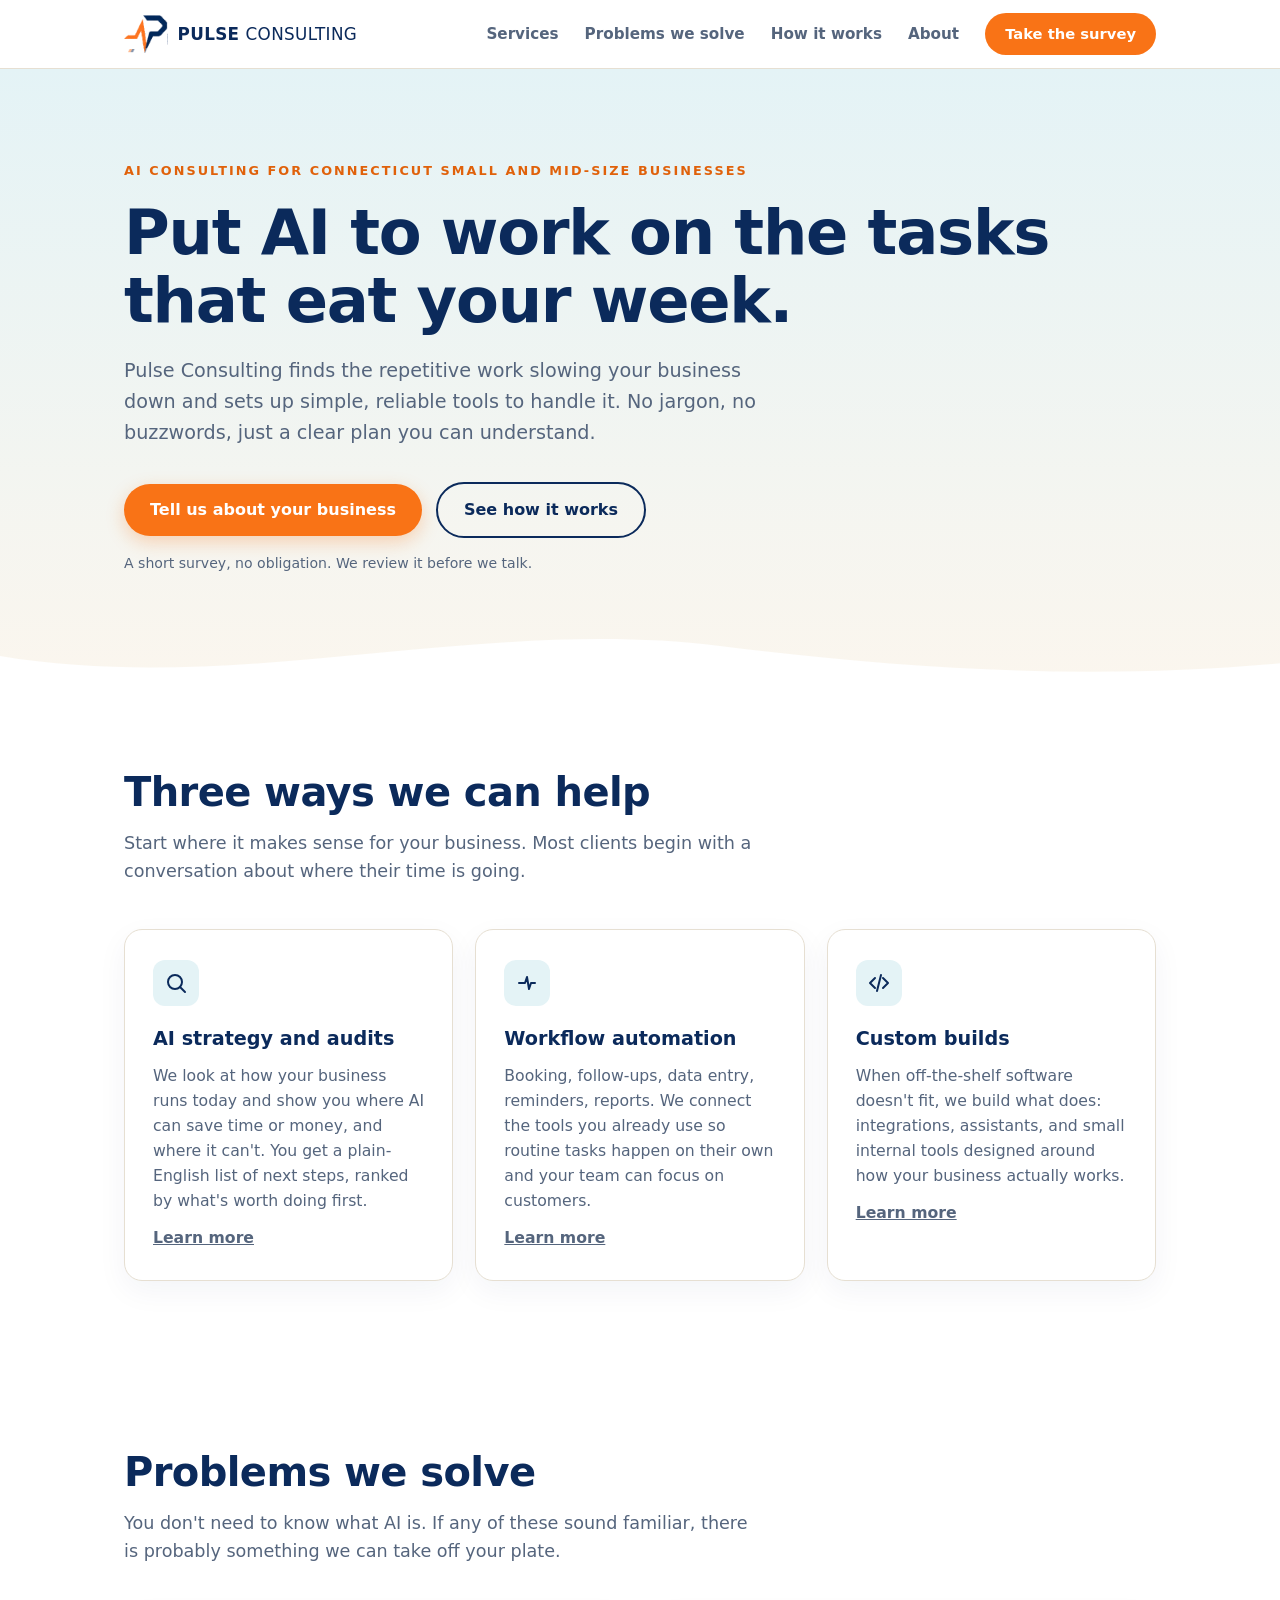
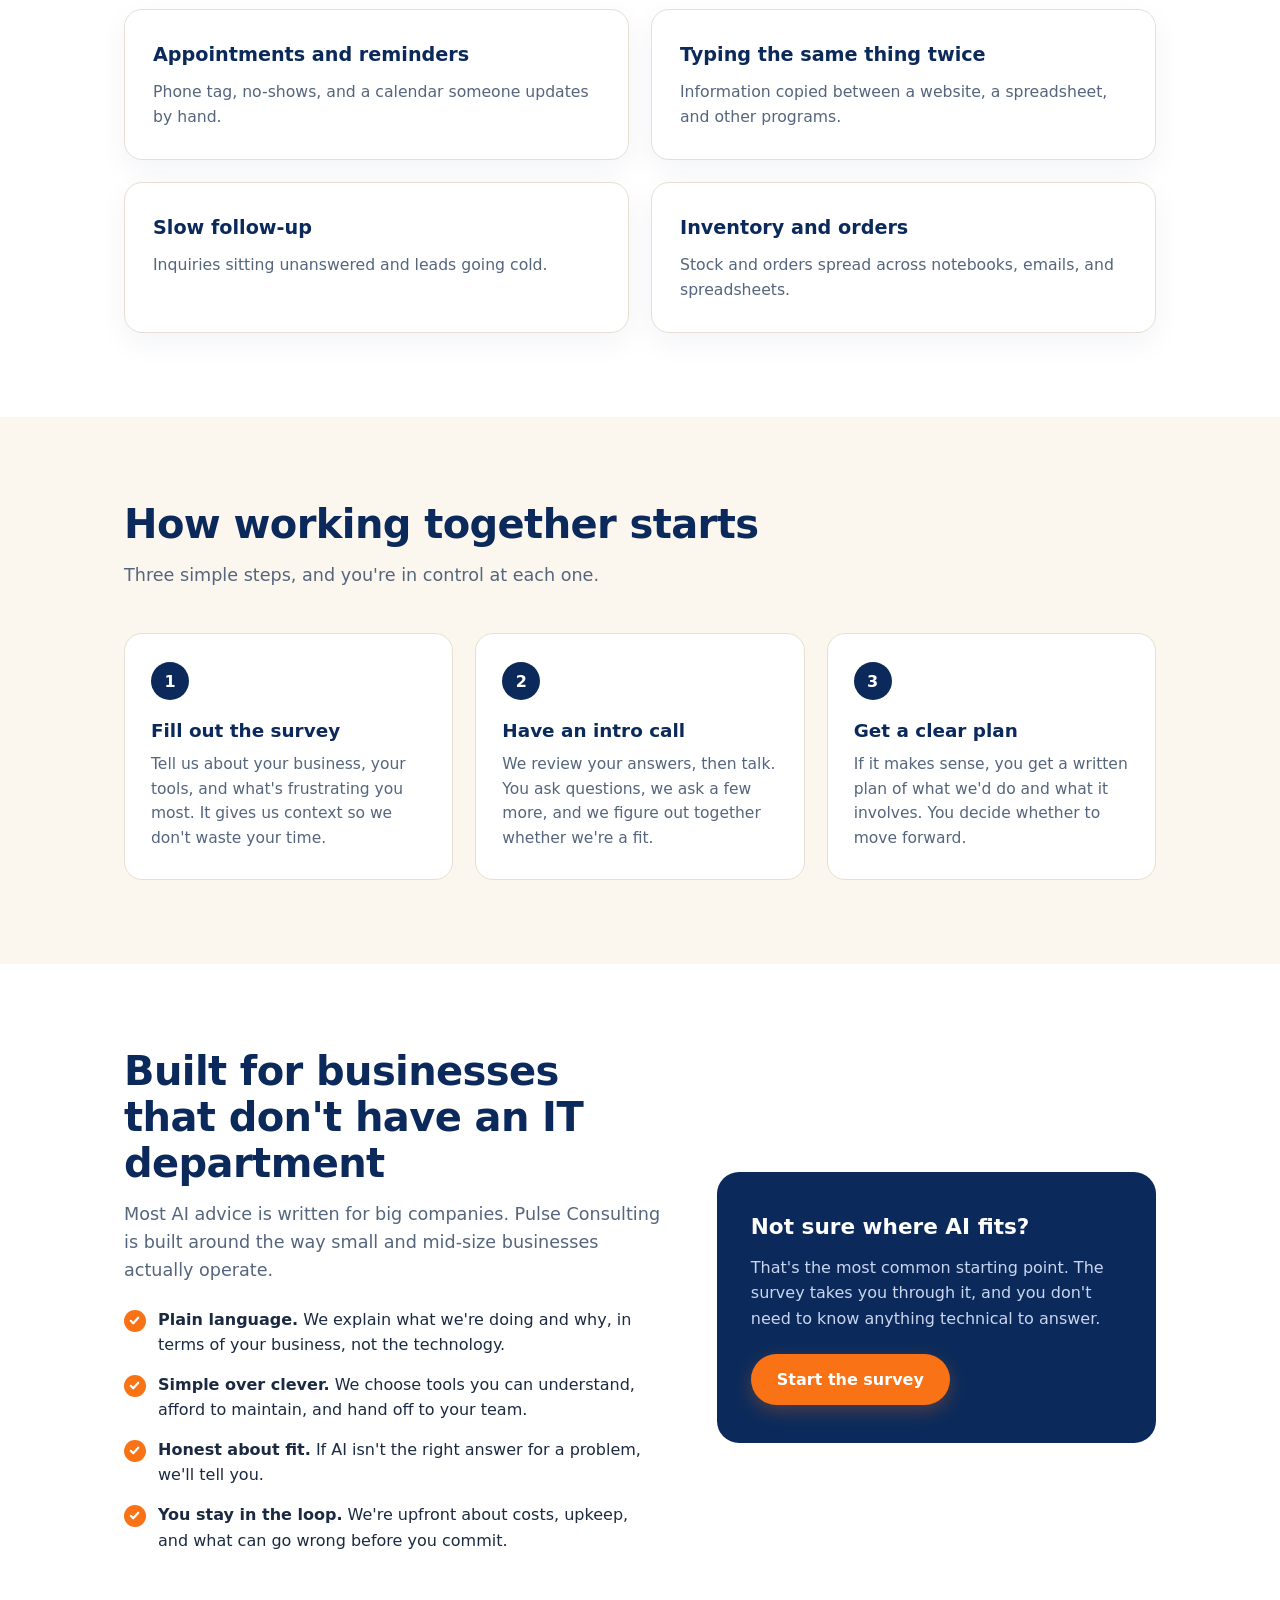
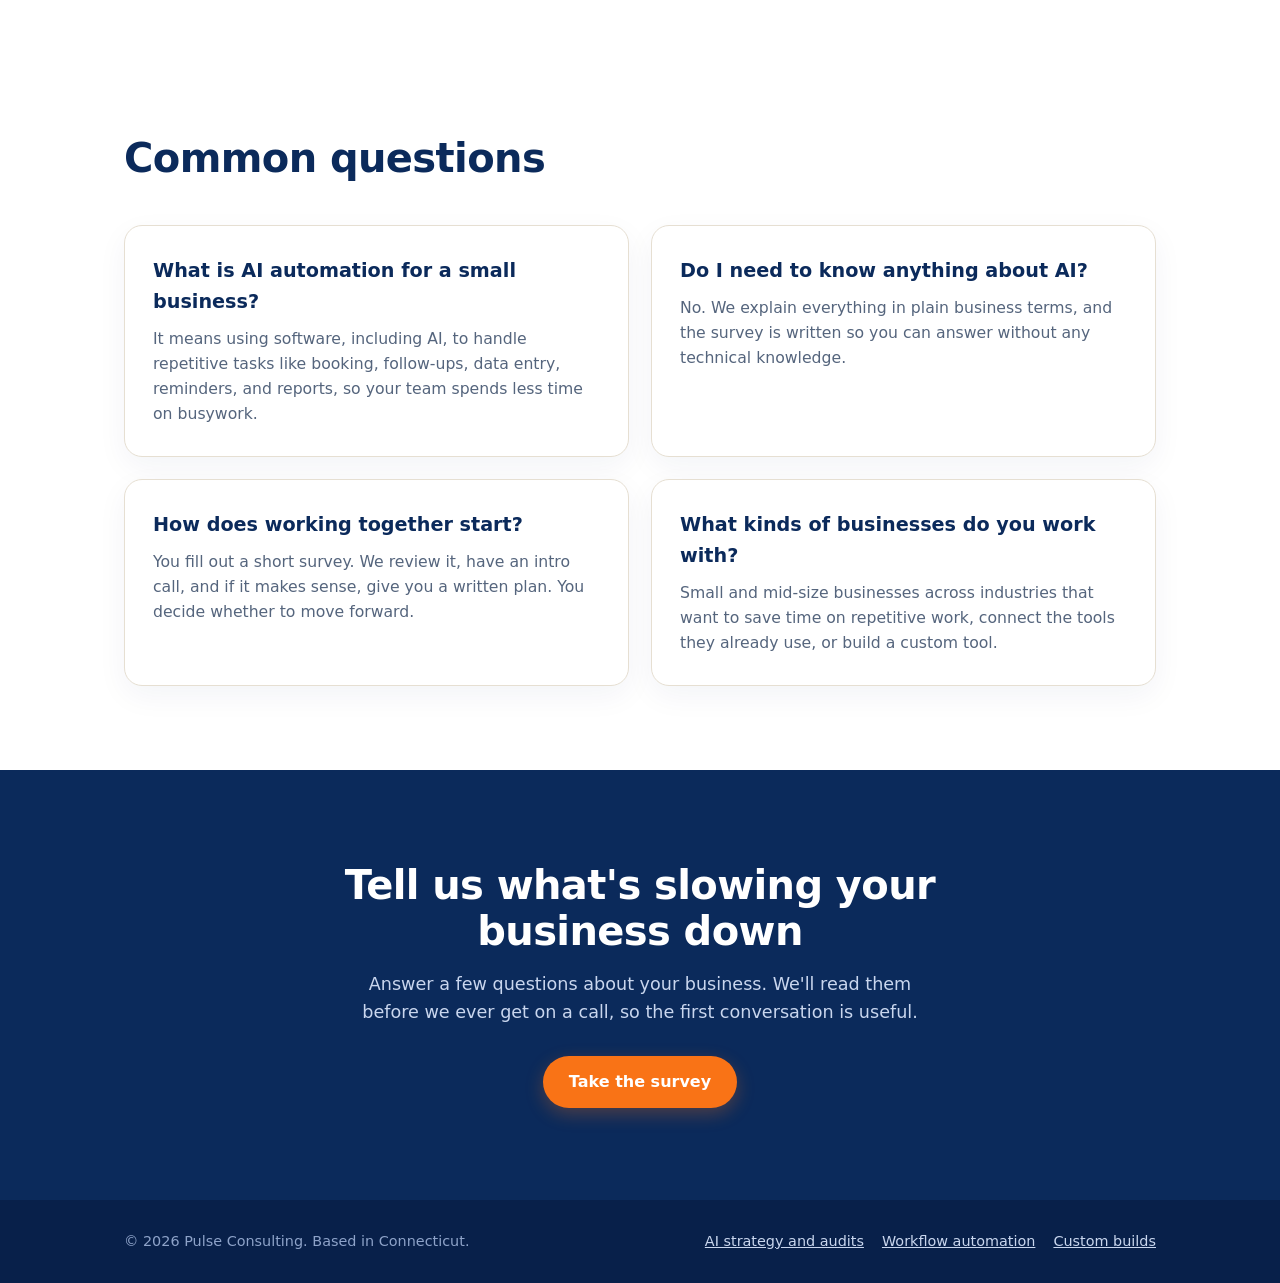
<file: index.html>
<!DOCTYPE html>
<html lang="en">
<head>
<meta charset="utf-8">
<meta name="viewport" content="width=device-width, initial-scale=1">
<title>Pulse Consulting | AI automation for Connecticut small businesses</title>
<meta name="description" content="Connecticut-based Pulse Consulting helps small and mid-size businesses use AI to save time: strategy and audits, workflow automation, and custom builds. Start with a short survey.">
<link rel="icon" href="favicon.png" type="image/png">
<link rel="canonical" href="https://pulseconsultingct.com/">
<meta name="robots" content="index, follow, max-image-preview:large">
<meta name="theme-color" content="#0B2A5B">
<meta property="og:type" content="website">
<meta property="og:site_name" content="Pulse Consulting">
<meta property="og:title" content="Pulse Consulting | AI automation for Connecticut small businesses">
<meta property="og:description" content="AI strategy and audits, workflow automation, and custom builds for small and mid-size businesses, explained in plain English.">
<meta property="og:url" content="https://pulseconsultingct.com/">
<meta name="twitter:card" content="summary">
<script type="application/ld+json">
{"@context":"https://schema.org","@graph":[
{"@type":"ProfessionalService","@id":"https://pulseconsultingct.com/#business","name":"Pulse Consulting","url":"https://pulseconsultingct.com/","description":"AI consulting for small and mid-size businesses: AI strategy and audits, workflow automation, and custom builds.","logo":"https://pulseconsultingct.com/favicon.png","serviceType":["AI strategy and audits","Workflow automation","Custom AI builds and integrations"],"areaServed":{"@type":"State","name":"Connecticut"},"address":{"@type":"PostalAddress","addressRegion":"CT","addressCountry":"US"}},
{"@type":"WebSite","@id":"https://pulseconsultingct.com/#website","url":"https://pulseconsultingct.com/","name":"Pulse Consulting"},
{"@type":"FAQPage","mainEntity":[
{"@type":"Question","name":"What is AI automation for a small business?","acceptedAnswer":{"@type":"Answer","text":"It means using software, including AI, to handle repetitive tasks like booking, follow-ups, data entry, reminders, and reports, so your team spends less time on busywork."}},
{"@type":"Question","name":"Do I need to know anything about AI to work with Pulse Consulting?","acceptedAnswer":{"@type":"Answer","text":"No. We explain everything in plain business terms, and the survey is written so you can answer without any technical knowledge."}},
{"@type":"Question","name":"How does working with Pulse Consulting start?","acceptedAnswer":{"@type":"Answer","text":"You fill out a short survey about your business. We review it, have an intro call, and if it makes sense, give you a written plan. You decide whether to move forward."}},
{"@type":"Question","name":"What kinds of businesses do you work with?","acceptedAnswer":{"@type":"Answer","text":"Small and mid-size businesses across industries that want to save time on repetitive work, connect the tools they already use, or build a custom tool."}}
]}]}
</script>
<style>
  :root{
    --navy:#0B2A5B; --navy-2:#13376f; --orange:#F97316; --orange-d:#e0610a;
    --sand:#FBF6EE; --sea:#E4F3F6; --ink:#1b2a41; --muted:#55657d; --line:#e6dfd2; --white:#fff;
  }
  *{box-sizing:border-box;margin:0;padding:0}
  html{scroll-behavior:smooth}
  body{font-family:"Avenir Next","Segoe UI",system-ui,-apple-system,Helvetica,Arial,sans-serif;color:var(--ink);background:var(--white);line-height:1.6;-webkit-font-smoothing:antialiased}
  a{color:inherit}
  .wrap{max-width:1080px;margin:0 auto;padding:0 24px}
  /* nav */
  header{position:sticky;top:0;z-index:10;background:rgba(255,255,255,.94);backdrop-filter:blur(8px);border-bottom:1px solid var(--line)}
  .nav{display:flex;align-items:center;justify-content:space-between;height:68px}
  .brand{display:flex;align-items:center;gap:10px;text-decoration:none}
  .brand img{height:38px;width:auto}
  .brand span{font-weight:800;letter-spacing:.02em;color:var(--navy);font-size:1.05rem}
  .brand span em{font-style:normal;font-weight:400}
  .navlinks{display:flex;align-items:center;gap:26px;font-size:.95rem}
  .navlinks a.l{text-decoration:none;color:var(--muted);font-weight:600}
  .navlinks a.l:hover{color:var(--navy)}
  .btn{display:inline-block;background:var(--orange);color:#fff;text-decoration:none;font-weight:700;padding:13px 26px;border-radius:999px;box-shadow:0 6px 18px rgba(249,115,22,.28);transition:transform .15s,background .15s}
  .btn:hover{background:var(--orange-d);transform:translateY(-1px)}
  .btn.sm{padding:9px 20px;font-size:.92rem;box-shadow:none}
  .btn.ghost{background:transparent;color:var(--navy);box-shadow:none;border:2px solid var(--navy)}
  .btn.ghost:hover{background:var(--navy);color:#fff}
  /* hero */
  .hero{background:linear-gradient(180deg,var(--sea) 0%,var(--sand) 100%);padding:92px 0 110px;position:relative;overflow:hidden}
  .hero .wrap{position:relative;z-index:1}
  .eyebrow{font-size:.8rem;font-weight:800;letter-spacing:.16em;text-transform:uppercase;color:var(--orange-d);margin-bottom:18px}
  h1{font-size:clamp(2.3rem,5.4vw,3.9rem);line-height:1.08;color:var(--navy);font-weight:800;max-width:15em;letter-spacing:-.02em}
  .hero p.sub{font-size:1.2rem;color:var(--muted);max-width:34em;margin-top:22px}
  .cta-row{display:flex;flex-wrap:wrap;gap:14px;align-items:center;margin-top:34px}
  .fine{font-size:.88rem;color:var(--muted);margin-top:14px}
  .wave{position:absolute;left:0;right:0;bottom:-1px;height:70px;z-index:0}
  /* sections */
  section{padding:84px 0}
  h2{font-size:clamp(1.8rem,3.4vw,2.5rem);color:var(--navy);line-height:1.15;letter-spacing:-.015em;font-weight:800}
  .lead{color:var(--muted);font-size:1.1rem;max-width:36em;margin-top:14px}
  .grid3{display:grid;grid-template-columns:repeat(3,1fr);gap:22px;margin-top:44px}
  .card{background:var(--white);border:1px solid var(--line);border-radius:18px;padding:30px 28px;box-shadow:0 10px 30px rgba(11,42,91,.05)}
  .card .ic{width:46px;height:46px;border-radius:12px;background:var(--sea);display:flex;align-items:center;justify-content:center;margin-bottom:18px}
  .card .ic svg{width:24px;height:24px;stroke:var(--navy);fill:none;stroke-width:2;stroke-linecap:round;stroke-linejoin:round}
  .card h3{color:var(--navy);font-size:1.2rem;margin-bottom:8px}
  .card p{color:var(--muted);font-size:.98rem}
  .alt{background:var(--sand)}
  .steps{display:grid;grid-template-columns:repeat(3,1fr);gap:22px;margin-top:44px;counter-reset:s}
  .step{position:relative;padding:28px 26px 28px 26px;background:var(--white);border-radius:18px;border:1px solid var(--line)}
  .step::before{counter-increment:s;content:counter(s);display:flex;align-items:center;justify-content:center;width:38px;height:38px;border-radius:50%;background:var(--navy);color:#fff;font-weight:800;margin-bottom:16px}
  .step h3{color:var(--navy);margin-bottom:6px;font-size:1.15rem}
  .step p{color:var(--muted);font-size:.97rem}
  .split{display:grid;grid-template-columns:1.1fr .9fr;gap:56px;align-items:center}
  .checks{list-style:none;margin-top:22px}
  .checks li{display:flex;gap:12px;margin:14px 0;color:var(--ink)}
  .checks li::before{content:"";flex:0 0 22px;height:22px;margin-top:3px;border-radius:50%;background:var(--orange) url("data:image/svg+xml,%3Csvg xmlns='http://www.w3.org/2000/svg' viewBox='0 0 24 24' fill='none' stroke='white' stroke-width='3.4' stroke-linecap='round' stroke-linejoin='round'%3E%3Cpath d='M6 12.5l4 4 8-9'/%3E%3C/svg%3E") center/70% no-repeat}
  .panel{background:var(--navy);color:#fff;border-radius:22px;padding:38px 34px}
  .panel h3{font-size:1.35rem;margin-bottom:10px}
  .panel p{color:#c9d6ee;font-size:1rem}
  .panel .btn{margin-top:22px}
  /* final cta */
  .final{background:var(--navy);color:#fff;text-align:center;padding:92px 0}
  .final h2{color:#fff;max-width:18em;margin:0 auto}
  .final p{color:#c9d6ee;max-width:32em;margin:16px auto 0;font-size:1.1rem}
  .final .btn{margin-top:30px}
  footer{background:#08204a;color:#8ea3c9;padding:30px 0;font-size:.9rem}
  footer .wrap{display:flex;justify-content:space-between;flex-wrap:wrap;gap:10px}
  footer a{color:#c9d6ee}
  .flinks{display:flex;gap:18px;flex-wrap:wrap}
  @media (max-width:820px){
    .grid3,.steps,.split{grid-template-columns:1fr !important}
    .navlinks a.l{display:none}
    section{padding:64px 0}
    .hero{padding:64px 0 90px}
  }
</style>
</head>
<body>

<header>
  <div class="wrap nav">
    <a class="brand" href="#top" aria-label="Pulse Consulting home">
      <img src="favicon.png" alt="Pulse logo mark" height="38">
      <span>PULSE <em>CONSULTING</em></span>
    </a>
    <nav class="navlinks">
      <a class="l" href="#services">Services</a>
      <a class="l" href="#solutions">Problems we solve</a>
      <a class="l" href="#how">How it works</a>
      <a class="l" href="#about">About</a>
      <a class="btn sm survey" href="#start">Take the survey</a>
    </nav>
  </div>
</header>

<main id="top">
  <div class="hero">
    <div class="wrap">
      <div class="eyebrow">AI consulting for Connecticut small and mid-size businesses</div>
      <h1>Put AI to work on the tasks that eat your week.</h1>
      <p class="sub">Pulse Consulting finds the repetitive work slowing your business down and sets up simple, reliable tools to handle it. No jargon, no buzzwords, just a clear plan you can understand.</p>
      <div class="cta-row">
        <a class="btn survey" href="#start">Tell us about your business</a>
        <a class="btn ghost" href="#how">See how it works</a>
      </div>
      <p class="fine">A short survey, no obligation. We review it before we talk.</p>
    </div>
    <svg class="wave" viewBox="0 0 1440 70" preserveAspectRatio="none" aria-hidden="true"><path d="M0,40 C240,80 480,0 720,30 C960,60 1200,70 1440,25 L1440,70 L0,70 Z" fill="#ffffff"/></svg>
  </div>

  <section id="services">
    <div class="wrap">
      <h2>Three ways we can help</h2>
      <p class="lead">Start where it makes sense for your business. Most clients begin with a conversation about where their time is going.</p>
      <div class="grid3">
        <div class="card">
          <div class="ic"><svg viewBox="0 0 24 24"><circle cx="11" cy="11" r="7"/><path d="M21 21l-5-5"/></svg></div>
          <h3>AI strategy and audits</h3>
          <p>We look at how your business runs today and show you where AI can save time or money, and where it can't. You get a plain-English list of next steps, ranked by what's worth doing first.</p>
          <p style="margin-top:12px"><a href="/services/ai-strategy-and-audits/"><strong>Learn more</strong></a></p>
        </div>
        <div class="card">
          <div class="ic"><svg viewBox="0 0 24 24"><path d="M4 12h6l2-6 2 12 2-6h4"/></svg></div>
          <h3>Workflow automation</h3>
          <p>Booking, follow-ups, data entry, reminders, reports. We connect the tools you already use so routine tasks happen on their own and your team can focus on customers.</p>
          <p style="margin-top:12px"><a href="/services/workflow-automation/"><strong>Learn more</strong></a></p>
        </div>
        <div class="card">
          <div class="ic"><svg viewBox="0 0 24 24"><path d="M8 7l-5 5 5 5M16 7l5 5-5 5M14 4l-4 16"/></svg></div>
          <h3>Custom builds</h3>
          <p>When off-the-shelf software doesn't fit, we build what does: integrations, assistants, and small internal tools designed around how your business actually works.</p>
          <p style="margin-top:12px"><a href="/services/custom-builds/"><strong>Learn more</strong></a></p>
        </div>
      </div>
    </div>
  </section>

  <section id="solutions">
    <div class="wrap">
      <h2>Problems we solve</h2>
      <p class="lead">You don't need to know what AI is. If any of these sound familiar, there is probably something we can take off your plate.</p>
      <div class="grid3" style="grid-template-columns:repeat(2,1fr)">
        <a class="card" href="/solutions/appointment-booking-and-reminders/" style="text-decoration:none"><h3>Appointments and reminders</h3><p>Phone tag, no-shows, and a calendar someone updates by hand.</p></a>
        <a class="card" href="/solutions/stop-double-data-entry/" style="text-decoration:none"><h3>Typing the same thing twice</h3><p>Information copied between a website, a spreadsheet, and other programs.</p></a>
        <a class="card" href="/solutions/customer-follow-up-and-replies/" style="text-decoration:none"><h3>Slow follow-up</h3><p>Inquiries sitting unanswered and leads going cold.</p></a>
        <a class="card" href="/solutions/inventory-and-order-tracking/" style="text-decoration:none"><h3>Inventory and orders</h3><p>Stock and orders spread across notebooks, emails, and spreadsheets.</p></a>
      </div>
    </div>
  </section>

  <section id="how" class="alt">
    <div class="wrap">
      <h2>How working together starts</h2>
      <p class="lead">Three simple steps, and you're in control at each one.</p>
      <div class="steps">
        <div class="step">
          <h3>Fill out the survey</h3>
          <p>Tell us about your business, your tools, and what's frustrating you most. It gives us context so we don't waste your time.</p>
        </div>
        <div class="step">
          <h3>Have an intro call</h3>
          <p>We review your answers, then talk. You ask questions, we ask a few more, and we figure out together whether we're a fit.</p>
        </div>
        <div class="step">
          <h3>Get a clear plan</h3>
          <p>If it makes sense, you get a written plan of what we'd do and what it involves. You decide whether to move forward.</p>
        </div>
      </div>
    </div>
  </section>

  <section id="about">
    <div class="wrap split">
      <div>
        <h2>Built for businesses that don't have an IT department</h2>
        <p class="lead">Most AI advice is written for big companies. Pulse Consulting is built around the way small and mid-size businesses actually operate.</p>
        <ul class="checks">
          <li><span><strong>Plain language.</strong> We explain what we're doing and why, in terms of your business, not the technology.</span></li>
          <li><span><strong>Simple over clever.</strong> We choose tools you can understand, afford to maintain, and hand off to your team.</span></li>
          <li><span><strong>Honest about fit.</strong> If AI isn't the right answer for a problem, we'll tell you.</span></li>
          <li><span><strong>You stay in the loop.</strong> We're upfront about costs, upkeep, and what can go wrong before you commit.</span></li>
        </ul>
      </div>
      <div class="panel">
        <h3>Not sure where AI fits?</h3>
        <p>That's the most common starting point. The survey takes you through it, and you don't need to know anything technical to answer.</p>
        <a class="btn survey" href="#start">Start the survey</a>
      </div>
    </div>
  </section>

  <section id="faq">
    <div class="wrap">
      <h2>Common questions</h2>
      <div class="grid3" style="grid-template-columns:repeat(2,1fr)">
        <div class="card"><h3>What is AI automation for a small business?</h3><p>It means using software, including AI, to handle repetitive tasks like booking, follow-ups, data entry, reminders, and reports, so your team spends less time on busywork.</p></div>
        <div class="card"><h3>Do I need to know anything about AI?</h3><p>No. We explain everything in plain business terms, and the survey is written so you can answer without any technical knowledge.</p></div>
        <div class="card"><h3>How does working together start?</h3><p>You fill out a short survey. We review it, have an intro call, and if it makes sense, give you a written plan. You decide whether to move forward.</p></div>
        <div class="card"><h3>What kinds of businesses do you work with?</h3><p>Small and mid-size businesses across industries that want to save time on repetitive work, connect the tools they already use, or build a custom tool.</p></div>
      </div>
    </div>
  </section>

  <section class="final" id="start">
    <div class="wrap">
      <h2>Tell us what's slowing your business down</h2>
      <p>Answer a few questions about your business. We'll read them before we ever get on a call, so the first conversation is useful.</p>
      <a class="btn survey" href="#start">Take the survey</a>
    </div>
  </section>
</main>

<footer>
  <div class="wrap">
    <div>&copy; 2026 Pulse Consulting. Based in Connecticut.</div>
    <div class="flinks"><a href="/services/ai-strategy-and-audits/">AI strategy and audits</a><a href="/services/workflow-automation/">Workflow automation</a><a href="/services/custom-builds/">Custom builds</a></div>
  </div>
</footer>

<script>
  // PASTE YOUR GOOGLE FORM LINK BETWEEN THE QUOTES BELOW. All "survey" buttons will use it.
  var SURVEY_URL = "https://docs.google.com/forms/d/1iOCS7TXSJ2rb69XEFrQ02sigdvyKYX_1paaMHevBhTM/viewform";

  if (SURVEY_URL) {
    document.querySelectorAll("a.survey").forEach(function (a) {
      a.href = SURVEY_URL;
      a.target = "_blank";
      a.rel = "noopener";
    });
  }
</script>
</body>
</html>
</file>
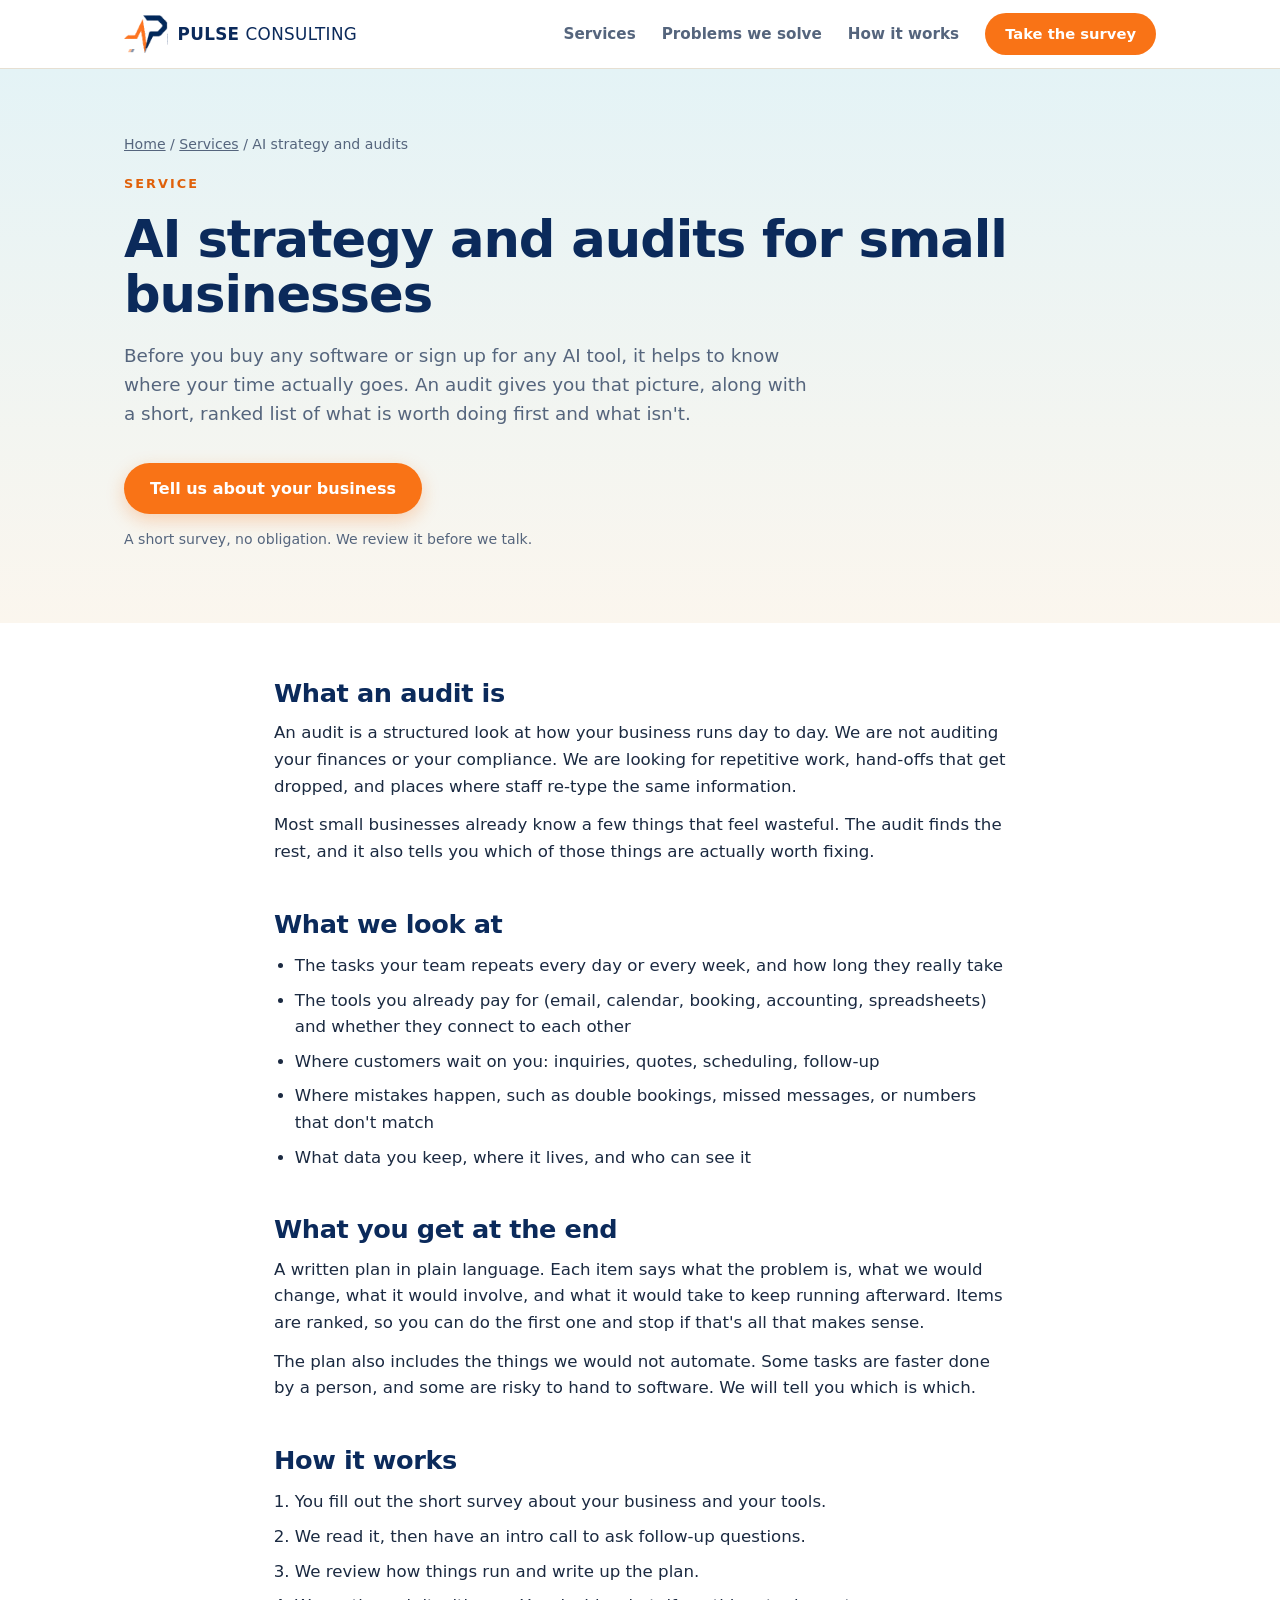
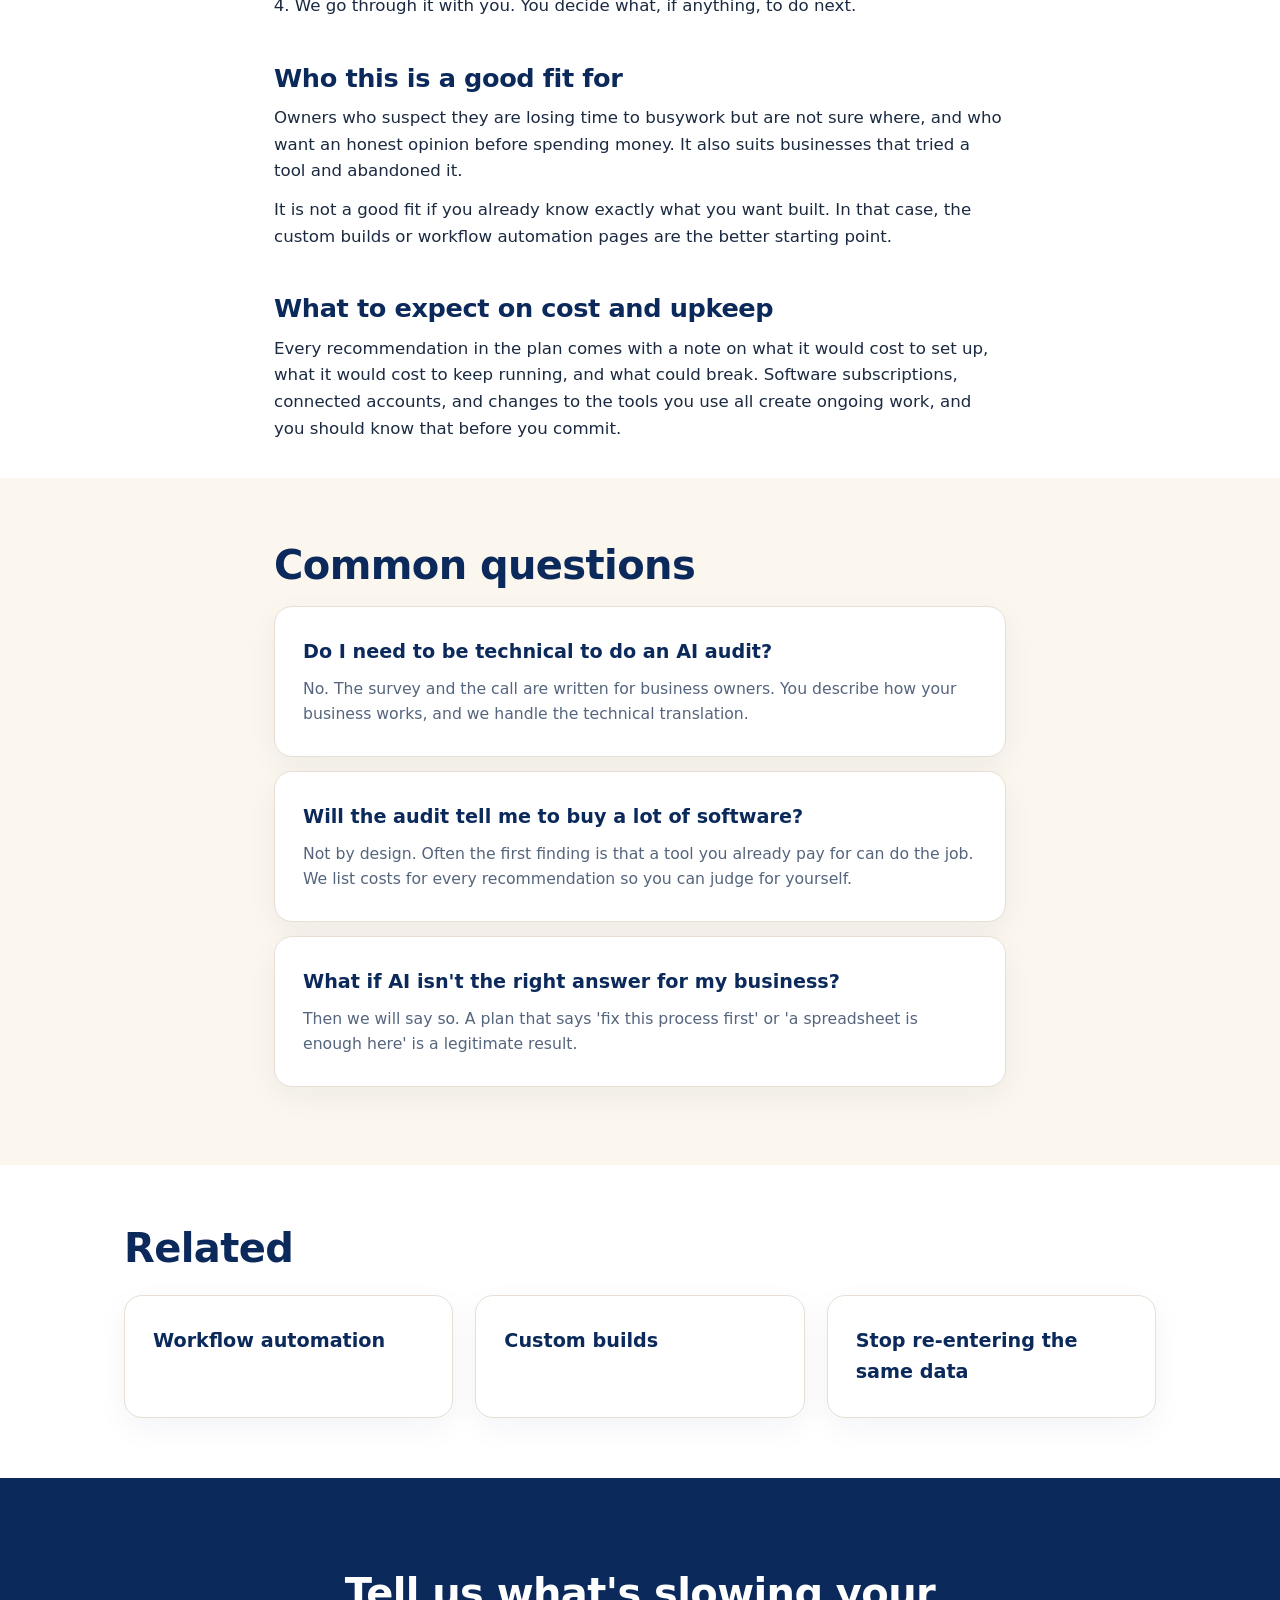
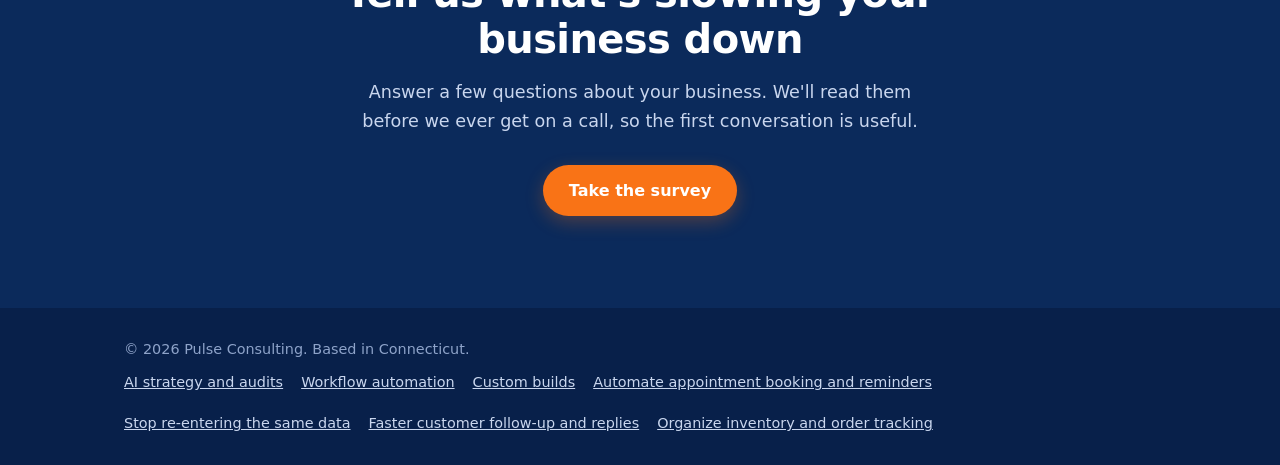
<file: services/ai-strategy-and-audits/index.html>
<!DOCTYPE html>
<html lang="en">
<head>
<meta charset="utf-8">
<meta name="viewport" content="width=device-width, initial-scale=1">
<title>AI Strategy and Audits for Small Businesses | Pulse Consulting</title>
<meta name="description" content="A plain-English review of how your business runs, where AI could save time, and where it won&#x27;t. Connecticut-based Pulse Consulting, starting with a short survey.">
<link rel="icon" href="/favicon.png" type="image/png">
<link rel="canonical" href="https://pulseconsultingct.com/services/ai-strategy-and-audits/">
<meta name="robots" content="index, follow, max-image-preview:large">
<meta name="theme-color" content="#0B2A5B">
<meta property="og:type" content="website">
<meta property="og:site_name" content="Pulse Consulting">
<meta property="og:title" content="AI Strategy and Audits for Small Businesses | Pulse Consulting">
<meta property="og:description" content="A plain-English review of how your business runs, where AI could save time, and where it won&#x27;t. Connecticut-based Pulse Consulting, starting with a short survey.">
<meta property="og:url" content="https://pulseconsultingct.com/services/ai-strategy-and-audits/">
<meta name="twitter:card" content="summary">
<script type="application/ld+json">
{"@context": "https://schema.org", "@graph": [{"@type": "WebPage", "@id": "https://pulseconsultingct.com/services/ai-strategy-and-audits/", "url": "https://pulseconsultingct.com/services/ai-strategy-and-audits/", "name": "AI Strategy and Audits for Small Businesses", "description": "A plain-English review of how your business runs, where AI could save time, and where it won't. Connecticut-based Pulse Consulting, starting with a short survey.", "isPartOf": {"@id": "https://pulseconsultingct.com/#website"}, "about": {"@id": "https://pulseconsultingct.com/#business"}}, {"@type": "BreadcrumbList", "itemListElement": [{"@type": "ListItem", "position": 1, "name": "Home", "item": "https://pulseconsultingct.com/"}, {"@type": "ListItem", "position": 2, "name": "Services", "item": "https://pulseconsultingct.com/#services"}, {"@type": "ListItem", "position": 3, "name": "AI strategy and audits", "item": "https://pulseconsultingct.com/services/ai-strategy-and-audits/"}]}, {"@type": "FAQPage", "mainEntity": [{"@type": "Question", "name": "Do I need to be technical to do an AI audit?", "acceptedAnswer": {"@type": "Answer", "text": "No. The survey and the call are written for business owners. You describe how your business works, and we handle the technical translation."}}, {"@type": "Question", "name": "Will the audit tell me to buy a lot of software?", "acceptedAnswer": {"@type": "Answer", "text": "Not by design. Often the first finding is that a tool you already pay for can do the job. We list costs for every recommendation so you can judge for yourself."}}, {"@type": "Question", "name": "What if AI isn't the right answer for my business?", "acceptedAnswer": {"@type": "Answer", "text": "Then we will say so. A plan that says 'fix this process first' or 'a spreadsheet is enough here' is a legitimate result."}}]}]}
</script>
<link rel="stylesheet" href="/style.css">
</head>
<body>
<header>
  <div class="wrap nav">
    <a class="brand" href="/" aria-label="Pulse Consulting home">
      <img src="/favicon.png" alt="Pulse logo mark" height="38">
      <span>PULSE <em>CONSULTING</em></span>
    </a>
    <nav class="navlinks">
      <a class="l" href="/#services">Services</a>
      <a class="l" href="/#solutions">Problems we solve</a>
      <a class="l" href="/#how">How it works</a>
      <a class="btn sm survey" href="#start">Take the survey</a>
    </nav>
  </div>
</header>
<main>
  <div class="page-hero">
    <div class="wrap">
      <div class="crumbs"><a href="/">Home</a> / <a href="/#services">Services</a> / AI strategy and audits</div>
      <div class="eyebrow">Service</div>
      <h1>AI strategy and audits for small businesses</h1>
      <p class="sub">Before you buy any software or sign up for any AI tool, it helps to know where your time actually goes. An audit gives you that picture, along with a short, ranked list of what is worth doing first and what isn&#x27;t.</p>
      <div class="cta-row"><a class="btn survey" href="#start">Tell us about your business</a></div>
      <p class="fine">A short survey, no obligation. We review it before we talk.</p>
    </div>
  </div>
  <article><div class="wrap">
<h2>What an audit is</h2>
<p>An audit is a structured look at how your business runs day to day. We are not auditing your finances or your compliance. We are looking for repetitive work, hand-offs that get dropped, and places where staff re-type the same information.</p>
<p>Most small businesses already know a few things that feel wasteful. The audit finds the rest, and it also tells you which of those things are actually worth fixing.</p>
<h2>What we look at</h2>
<ul><li>The tasks your team repeats every day or every week, and how long they really take</li><li>The tools you already pay for (email, calendar, booking, accounting, spreadsheets) and whether they connect to each other</li><li>Where customers wait on you: inquiries, quotes, scheduling, follow-up</li><li>Where mistakes happen, such as double bookings, missed messages, or numbers that don&#x27;t match</li><li>What data you keep, where it lives, and who can see it</li></ul>
<h2>What you get at the end</h2>
<p>A written plan in plain language. Each item says what the problem is, what we would change, what it would involve, and what it would take to keep running afterward. Items are ranked, so you can do the first one and stop if that&#x27;s all that makes sense.</p>
<p>The plan also includes the things we would not automate. Some tasks are faster done by a person, and some are risky to hand to software. We will tell you which is which.</p>
<h2>How it works</h2>
<ol><li>You fill out the short survey about your business and your tools.</li><li>We read it, then have an intro call to ask follow-up questions.</li><li>We review how things run and write up the plan.</li><li>We go through it with you. You decide what, if anything, to do next.</li></ol>
<h2>Who this is a good fit for</h2>
<p>Owners who suspect they are losing time to busywork but are not sure where, and who want an honest opinion before spending money. It also suits businesses that tried a tool and abandoned it.</p>
<p>It is not a good fit if you already know exactly what you want built. In that case, the custom builds or workflow automation pages are the better starting point.</p>
<h2>What to expect on cost and upkeep</h2>
<p>Every recommendation in the plan comes with a note on what it would cost to set up, what it would cost to keep running, and what could break. Software subscriptions, connected accounts, and changes to the tools you use all create ongoing work, and you should know that before you commit.</p>
  </div></article>
  <div class="faqs"><div class="wrap">
    <h2>Common questions</h2>
    <div class="card"><h3>Do I need to be technical to do an AI audit?</h3><p>No. The survey and the call are written for business owners. You describe how your business works, and we handle the technical translation.</p></div><div class="card"><h3>Will the audit tell me to buy a lot of software?</h3><p>Not by design. Often the first finding is that a tool you already pay for can do the job. We list costs for every recommendation so you can judge for yourself.</p></div><div class="card"><h3>What if AI isn&#x27;t the right answer for my business?</h3><p>Then we will say so. A plan that says &#x27;fix this process first&#x27; or &#x27;a spreadsheet is enough here&#x27; is a legitimate result.</p></div>
  </div></div>
  <section class="related"><div class="wrap">
    <h2>Related</h2>
    <div class="grid3"><a class="card" href="/services/workflow-automation/"><h3>Workflow automation</h3></a><a class="card" href="/services/custom-builds/"><h3>Custom builds</h3></a><a class="card" href="/solutions/stop-double-data-entry/"><h3>Stop re-entering the same data</h3></a></div>
  </div></section>
  <section class="final" id="start">
    <div class="wrap">
      <h2>Tell us what's slowing your business down</h2>
      <p>Answer a few questions about your business. We'll read them before we ever get on a call, so the first conversation is useful.</p>
      <a class="btn survey" href="#start">Take the survey</a>
    </div>
  </section>
</main>
<footer>
  <div class="wrap">
    <div>&copy; 2026 Pulse Consulting. Based in Connecticut.</div>
    <div class="flinks"><a href="/services/ai-strategy-and-audits/">AI strategy and audits</a><a href="/services/workflow-automation/">Workflow automation</a><a href="/services/custom-builds/">Custom builds</a><a href="/solutions/appointment-booking-and-reminders/">Automate appointment booking and reminders</a><a href="/solutions/stop-double-data-entry/">Stop re-entering the same data</a><a href="/solutions/customer-follow-up-and-replies/">Faster customer follow-up and replies</a><a href="/solutions/inventory-and-order-tracking/">Organize inventory and order tracking</a></div>
  </div>
</footer>
<script>
  var SURVEY_URL = "https://docs.google.com/forms/d/1iOCS7TXSJ2rb69XEFrQ02sigdvyKYX_1paaMHevBhTM/viewform";
  if (SURVEY_URL) {
    document.querySelectorAll("a.survey").forEach(function (a) {
      a.href = SURVEY_URL; a.target = "_blank"; a.rel = "noopener";
    });
  }
</script>
</body>
</html>
</file>
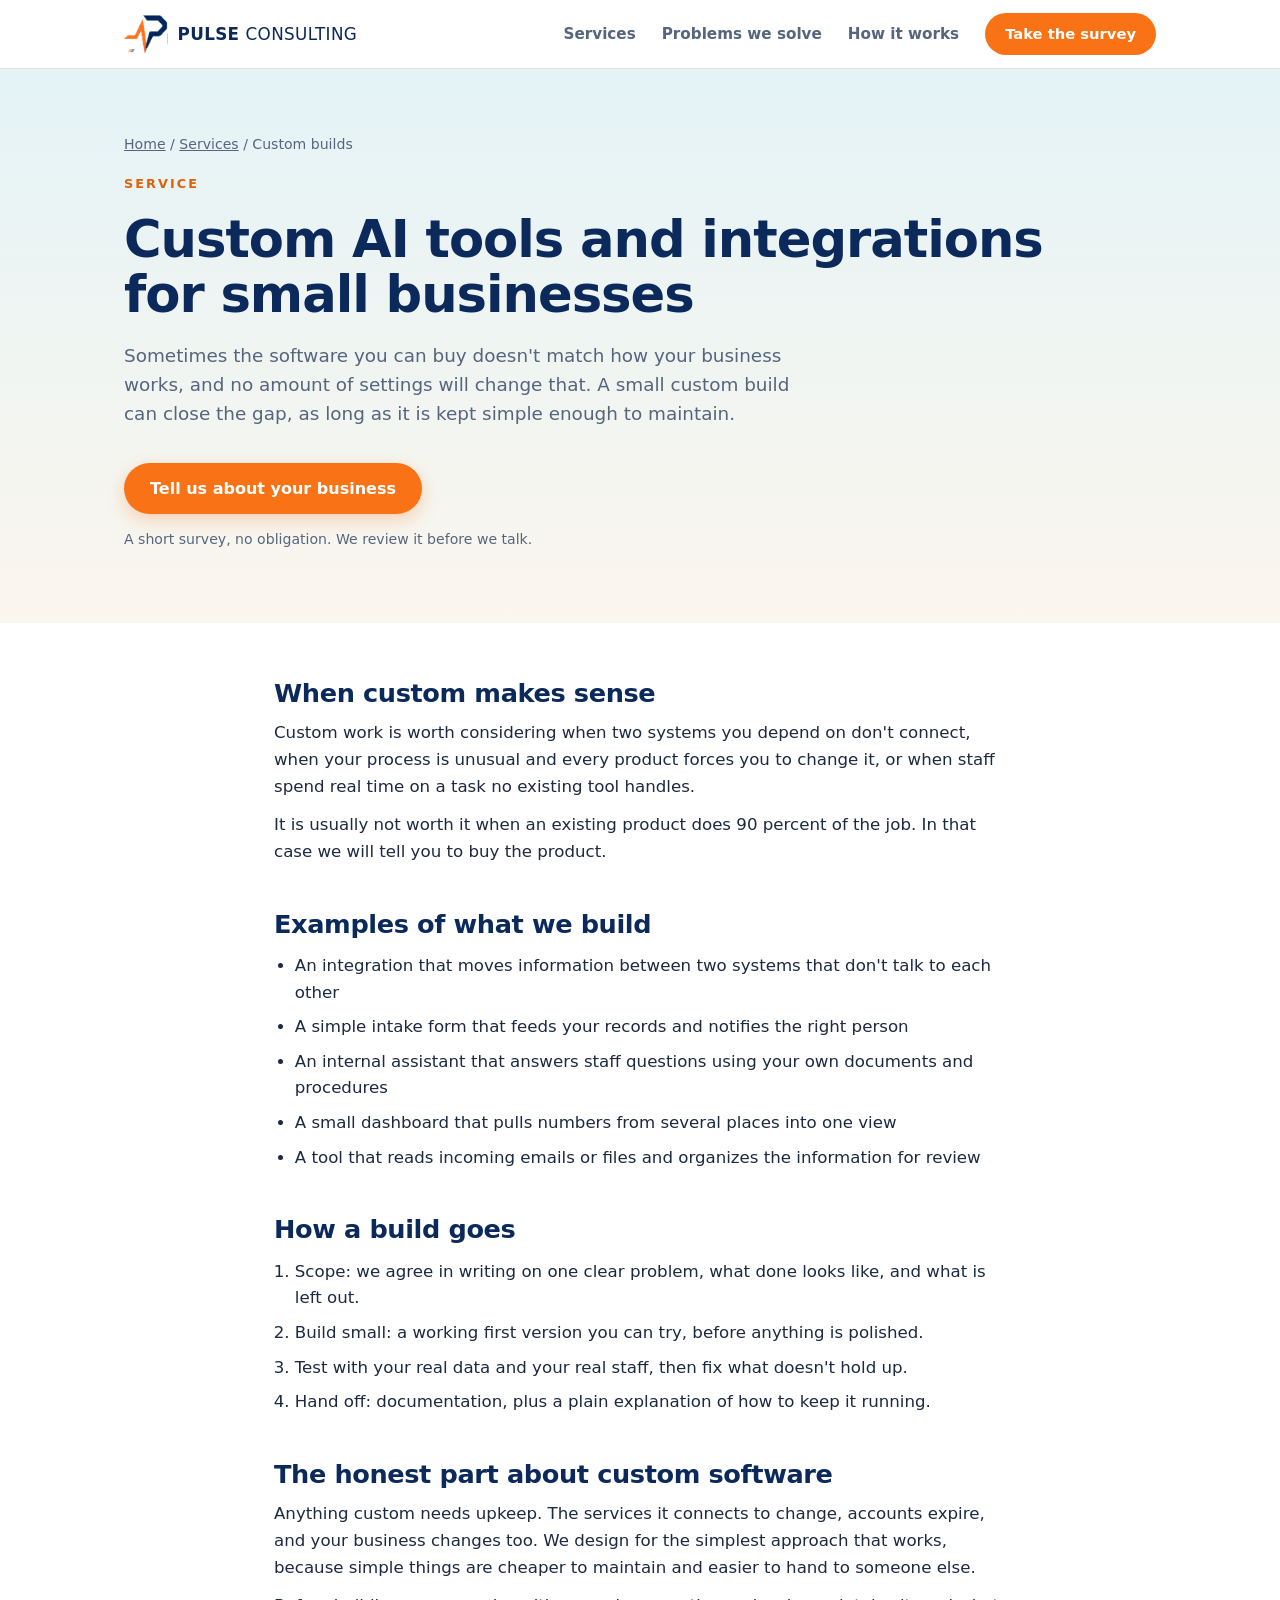
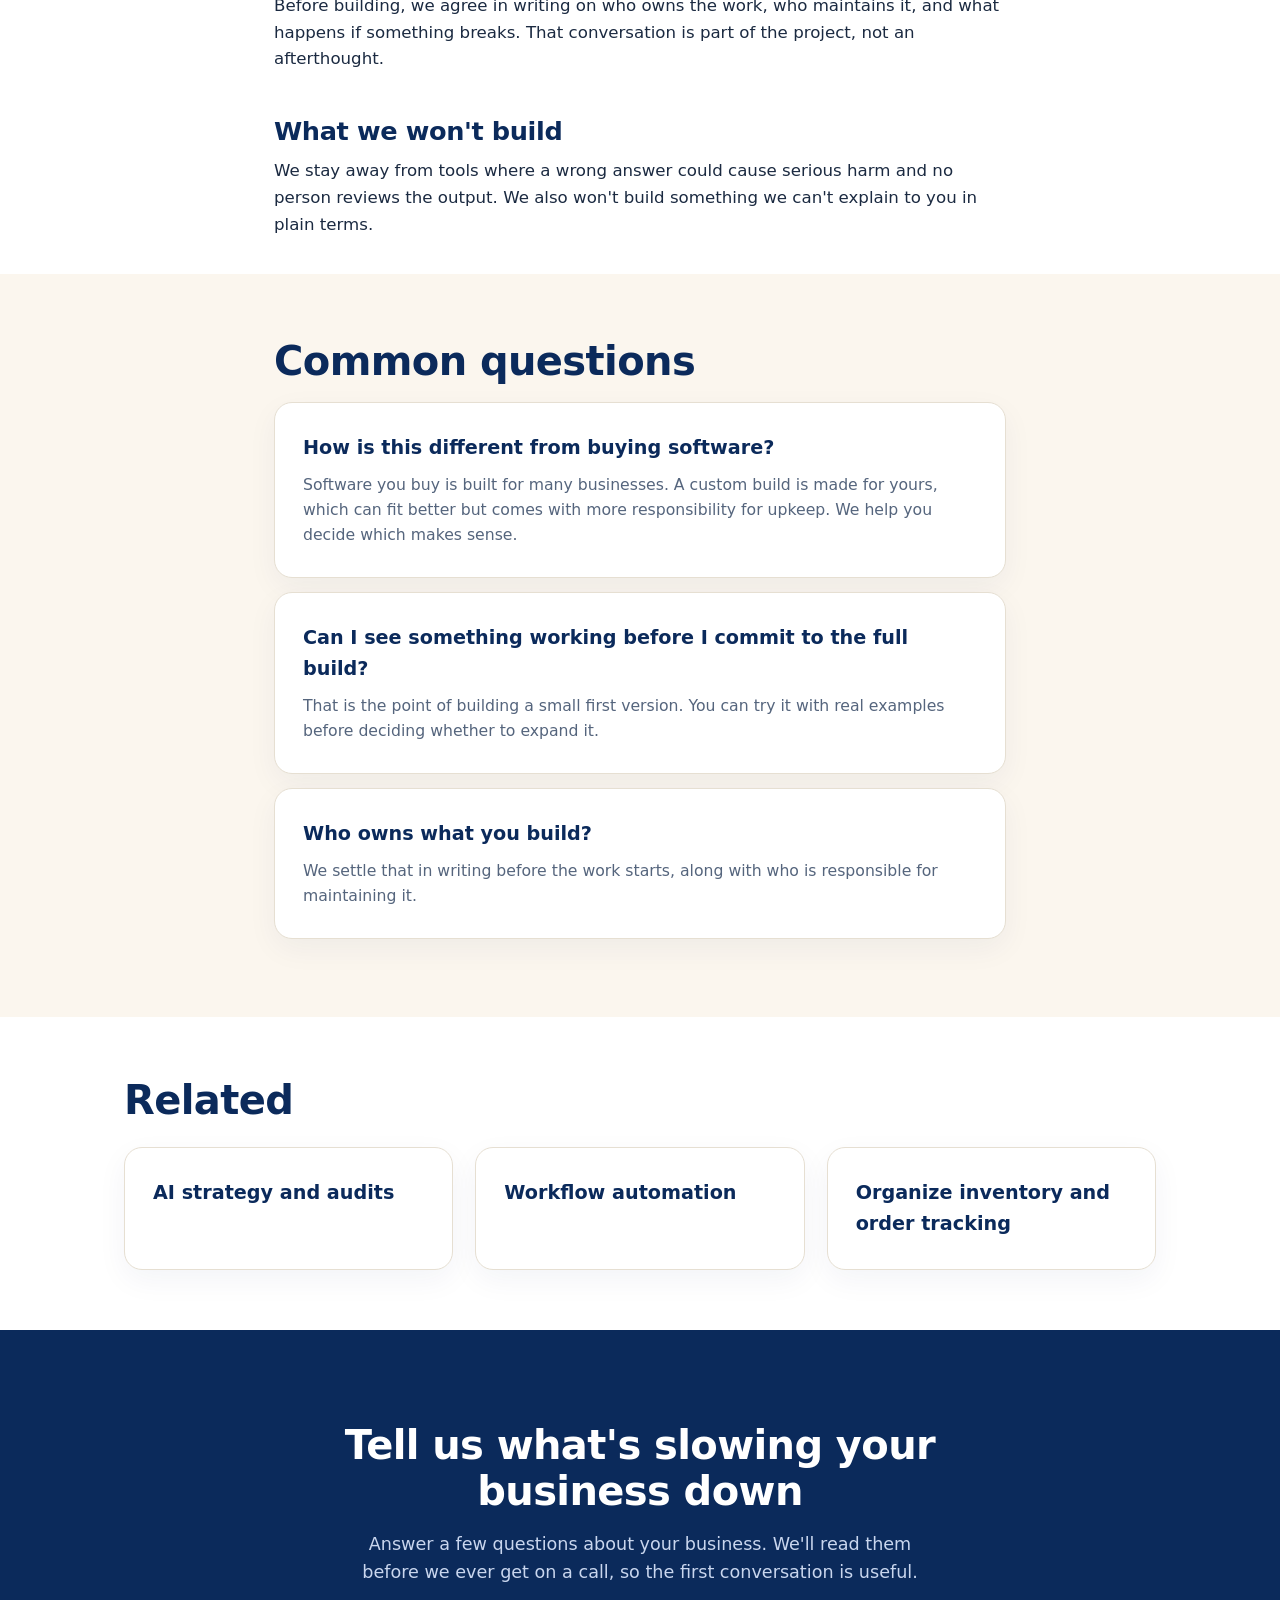
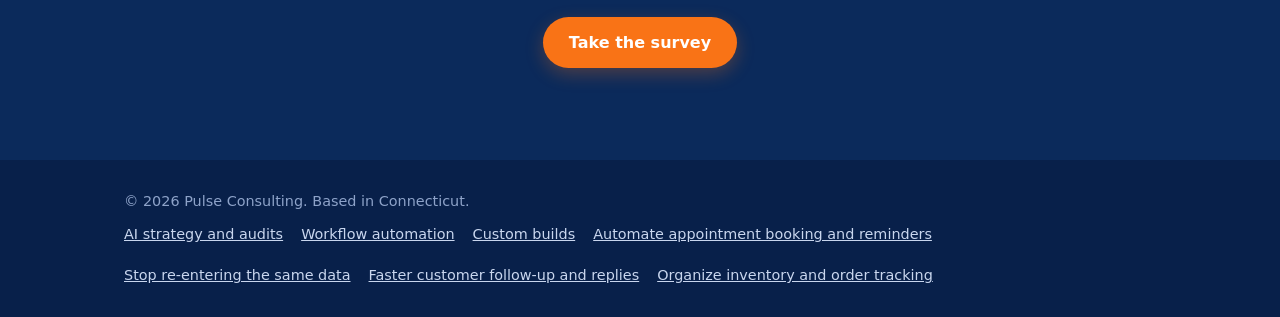
<file: services/custom-builds/index.html>
<!DOCTYPE html>
<html lang="en">
<head>
<meta charset="utf-8">
<meta name="viewport" content="width=device-width, initial-scale=1">
<title>Custom AI Tools and Integrations for Small Businesses | Pulse Consulting</title>
<meta name="description" content="When off-the-shelf software doesn&#x27;t fit, Pulse Consulting builds simple custom tools, integrations, and assistants around how your business actually works.">
<link rel="icon" href="/favicon.png" type="image/png">
<link rel="canonical" href="https://pulseconsultingct.com/services/custom-builds/">
<meta name="robots" content="index, follow, max-image-preview:large">
<meta name="theme-color" content="#0B2A5B">
<meta property="og:type" content="website">
<meta property="og:site_name" content="Pulse Consulting">
<meta property="og:title" content="Custom AI Tools and Integrations for Small Businesses | Pulse Consulting">
<meta property="og:description" content="When off-the-shelf software doesn&#x27;t fit, Pulse Consulting builds simple custom tools, integrations, and assistants around how your business actually works.">
<meta property="og:url" content="https://pulseconsultingct.com/services/custom-builds/">
<meta name="twitter:card" content="summary">
<script type="application/ld+json">
{"@context": "https://schema.org", "@graph": [{"@type": "WebPage", "@id": "https://pulseconsultingct.com/services/custom-builds/", "url": "https://pulseconsultingct.com/services/custom-builds/", "name": "Custom AI Tools and Integrations for Small Businesses", "description": "When off-the-shelf software doesn't fit, Pulse Consulting builds simple custom tools, integrations, and assistants around how your business actually works.", "isPartOf": {"@id": "https://pulseconsultingct.com/#website"}, "about": {"@id": "https://pulseconsultingct.com/#business"}}, {"@type": "BreadcrumbList", "itemListElement": [{"@type": "ListItem", "position": 1, "name": "Home", "item": "https://pulseconsultingct.com/"}, {"@type": "ListItem", "position": 2, "name": "Services", "item": "https://pulseconsultingct.com/#services"}, {"@type": "ListItem", "position": 3, "name": "Custom builds", "item": "https://pulseconsultingct.com/services/custom-builds/"}]}, {"@type": "FAQPage", "mainEntity": [{"@type": "Question", "name": "How is this different from buying software?", "acceptedAnswer": {"@type": "Answer", "text": "Software you buy is built for many businesses. A custom build is made for yours, which can fit better but comes with more responsibility for upkeep. We help you decide which makes sense."}}, {"@type": "Question", "name": "Can I see something working before I commit to the full build?", "acceptedAnswer": {"@type": "Answer", "text": "That is the point of building a small first version. You can try it with real examples before deciding whether to expand it."}}, {"@type": "Question", "name": "Who owns what you build?", "acceptedAnswer": {"@type": "Answer", "text": "We settle that in writing before the work starts, along with who is responsible for maintaining it."}}]}]}
</script>
<link rel="stylesheet" href="/style.css">
</head>
<body>
<header>
  <div class="wrap nav">
    <a class="brand" href="/" aria-label="Pulse Consulting home">
      <img src="/favicon.png" alt="Pulse logo mark" height="38">
      <span>PULSE <em>CONSULTING</em></span>
    </a>
    <nav class="navlinks">
      <a class="l" href="/#services">Services</a>
      <a class="l" href="/#solutions">Problems we solve</a>
      <a class="l" href="/#how">How it works</a>
      <a class="btn sm survey" href="#start">Take the survey</a>
    </nav>
  </div>
</header>
<main>
  <div class="page-hero">
    <div class="wrap">
      <div class="crumbs"><a href="/">Home</a> / <a href="/#services">Services</a> / Custom builds</div>
      <div class="eyebrow">Service</div>
      <h1>Custom AI tools and integrations for small businesses</h1>
      <p class="sub">Sometimes the software you can buy doesn&#x27;t match how your business works, and no amount of settings will change that. A small custom build can close the gap, as long as it is kept simple enough to maintain.</p>
      <div class="cta-row"><a class="btn survey" href="#start">Tell us about your business</a></div>
      <p class="fine">A short survey, no obligation. We review it before we talk.</p>
    </div>
  </div>
  <article><div class="wrap">
<h2>When custom makes sense</h2>
<p>Custom work is worth considering when two systems you depend on don&#x27;t connect, when your process is unusual and every product forces you to change it, or when staff spend real time on a task no existing tool handles.</p>
<p>It is usually not worth it when an existing product does 90 percent of the job. In that case we will tell you to buy the product.</p>
<h2>Examples of what we build</h2>
<ul><li>An integration that moves information between two systems that don&#x27;t talk to each other</li><li>A simple intake form that feeds your records and notifies the right person</li><li>An internal assistant that answers staff questions using your own documents and procedures</li><li>A small dashboard that pulls numbers from several places into one view</li><li>A tool that reads incoming emails or files and organizes the information for review</li></ul>
<h2>How a build goes</h2>
<ol><li>Scope: we agree in writing on one clear problem, what done looks like, and what is left out.</li><li>Build small: a working first version you can try, before anything is polished.</li><li>Test with your real data and your real staff, then fix what doesn&#x27;t hold up.</li><li>Hand off: documentation, plus a plain explanation of how to keep it running.</li></ol>
<h2>The honest part about custom software</h2>
<p>Anything custom needs upkeep. The services it connects to change, accounts expire, and your business changes too. We design for the simplest approach that works, because simple things are cheaper to maintain and easier to hand to someone else.</p>
<p>Before building, we agree in writing on who owns the work, who maintains it, and what happens if something breaks. That conversation is part of the project, not an afterthought.</p>
<h2>What we won&#x27;t build</h2>
<p>We stay away from tools where a wrong answer could cause serious harm and no person reviews the output. We also won&#x27;t build something we can&#x27;t explain to you in plain terms.</p>
  </div></article>
  <div class="faqs"><div class="wrap">
    <h2>Common questions</h2>
    <div class="card"><h3>How is this different from buying software?</h3><p>Software you buy is built for many businesses. A custom build is made for yours, which can fit better but comes with more responsibility for upkeep. We help you decide which makes sense.</p></div><div class="card"><h3>Can I see something working before I commit to the full build?</h3><p>That is the point of building a small first version. You can try it with real examples before deciding whether to expand it.</p></div><div class="card"><h3>Who owns what you build?</h3><p>We settle that in writing before the work starts, along with who is responsible for maintaining it.</p></div>
  </div></div>
  <section class="related"><div class="wrap">
    <h2>Related</h2>
    <div class="grid3"><a class="card" href="/services/ai-strategy-and-audits/"><h3>AI strategy and audits</h3></a><a class="card" href="/services/workflow-automation/"><h3>Workflow automation</h3></a><a class="card" href="/solutions/inventory-and-order-tracking/"><h3>Organize inventory and order tracking</h3></a></div>
  </div></section>
  <section class="final" id="start">
    <div class="wrap">
      <h2>Tell us what's slowing your business down</h2>
      <p>Answer a few questions about your business. We'll read them before we ever get on a call, so the first conversation is useful.</p>
      <a class="btn survey" href="#start">Take the survey</a>
    </div>
  </section>
</main>
<footer>
  <div class="wrap">
    <div>&copy; 2026 Pulse Consulting. Based in Connecticut.</div>
    <div class="flinks"><a href="/services/ai-strategy-and-audits/">AI strategy and audits</a><a href="/services/workflow-automation/">Workflow automation</a><a href="/services/custom-builds/">Custom builds</a><a href="/solutions/appointment-booking-and-reminders/">Automate appointment booking and reminders</a><a href="/solutions/stop-double-data-entry/">Stop re-entering the same data</a><a href="/solutions/customer-follow-up-and-replies/">Faster customer follow-up and replies</a><a href="/solutions/inventory-and-order-tracking/">Organize inventory and order tracking</a></div>
  </div>
</footer>
<script>
  var SURVEY_URL = "https://docs.google.com/forms/d/1iOCS7TXSJ2rb69XEFrQ02sigdvyKYX_1paaMHevBhTM/viewform";
  if (SURVEY_URL) {
    document.querySelectorAll("a.survey").forEach(function (a) {
      a.href = SURVEY_URL; a.target = "_blank"; a.rel = "noopener";
    });
  }
</script>
</body>
</html>
</file>
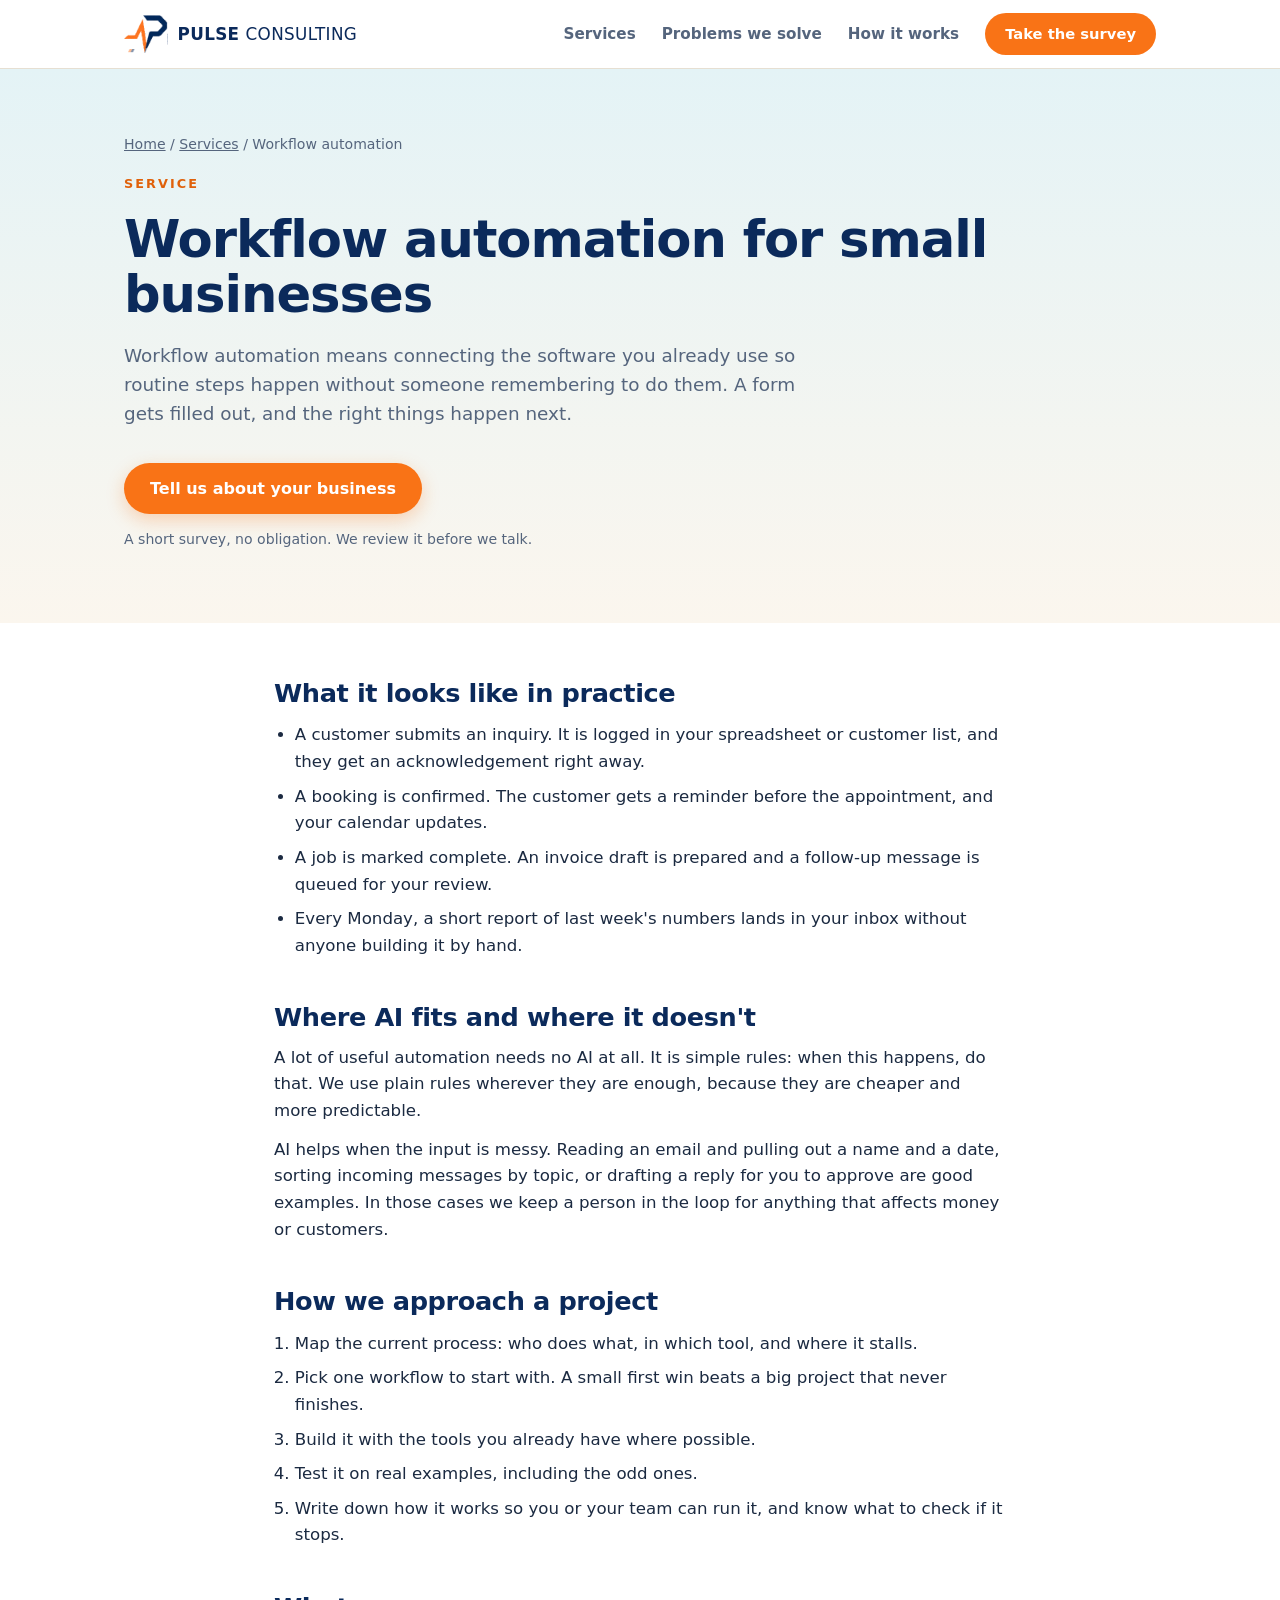
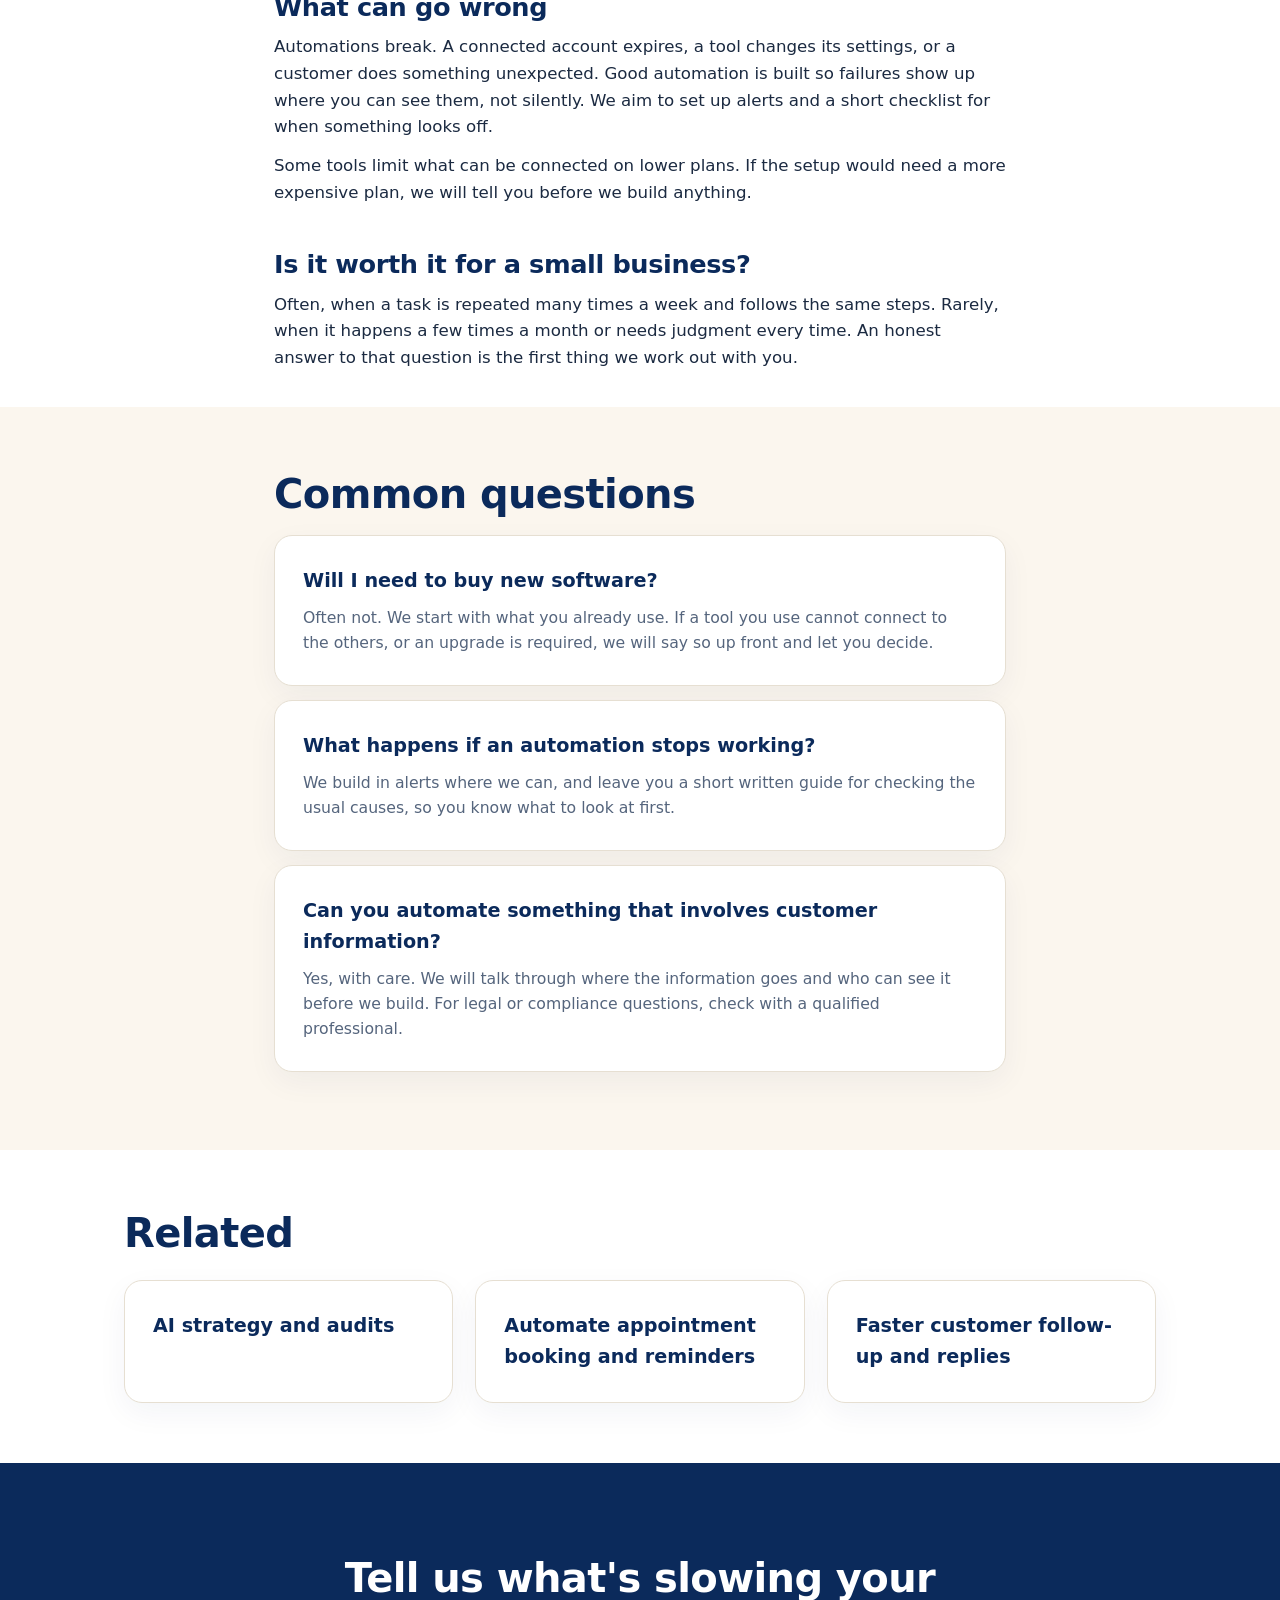
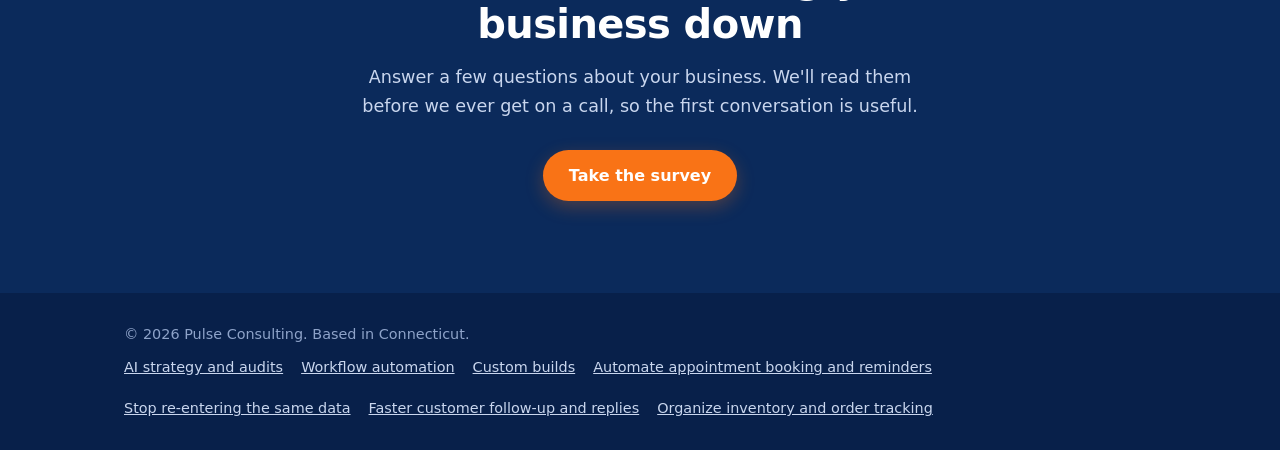
<file: services/workflow-automation/index.html>
<!DOCTYPE html>
<html lang="en">
<head>
<meta charset="utf-8">
<meta name="viewport" content="width=device-width, initial-scale=1">
<title>Workflow Automation for Small Businesses | Pulse Consulting</title>
<meta name="description" content="Connect the tools you already use so booking, follow-ups, data entry, reminders, and reports happen on their own. Pulse Consulting, Connecticut small businesses first.">
<link rel="icon" href="/favicon.png" type="image/png">
<link rel="canonical" href="https://pulseconsultingct.com/services/workflow-automation/">
<meta name="robots" content="index, follow, max-image-preview:large">
<meta name="theme-color" content="#0B2A5B">
<meta property="og:type" content="website">
<meta property="og:site_name" content="Pulse Consulting">
<meta property="og:title" content="Workflow Automation for Small Businesses | Pulse Consulting">
<meta property="og:description" content="Connect the tools you already use so booking, follow-ups, data entry, reminders, and reports happen on their own. Pulse Consulting, Connecticut small businesses first.">
<meta property="og:url" content="https://pulseconsultingct.com/services/workflow-automation/">
<meta name="twitter:card" content="summary">
<script type="application/ld+json">
{"@context": "https://schema.org", "@graph": [{"@type": "WebPage", "@id": "https://pulseconsultingct.com/services/workflow-automation/", "url": "https://pulseconsultingct.com/services/workflow-automation/", "name": "Workflow Automation for Small Businesses", "description": "Connect the tools you already use so booking, follow-ups, data entry, reminders, and reports happen on their own. Pulse Consulting, Connecticut small businesses first.", "isPartOf": {"@id": "https://pulseconsultingct.com/#website"}, "about": {"@id": "https://pulseconsultingct.com/#business"}}, {"@type": "BreadcrumbList", "itemListElement": [{"@type": "ListItem", "position": 1, "name": "Home", "item": "https://pulseconsultingct.com/"}, {"@type": "ListItem", "position": 2, "name": "Services", "item": "https://pulseconsultingct.com/#services"}, {"@type": "ListItem", "position": 3, "name": "Workflow automation", "item": "https://pulseconsultingct.com/services/workflow-automation/"}]}, {"@type": "FAQPage", "mainEntity": [{"@type": "Question", "name": "Will I need to buy new software?", "acceptedAnswer": {"@type": "Answer", "text": "Often not. We start with what you already use. If a tool you use cannot connect to the others, or an upgrade is required, we will say so up front and let you decide."}}, {"@type": "Question", "name": "What happens if an automation stops working?", "acceptedAnswer": {"@type": "Answer", "text": "We build in alerts where we can, and leave you a short written guide for checking the usual causes, so you know what to look at first."}}, {"@type": "Question", "name": "Can you automate something that involves customer information?", "acceptedAnswer": {"@type": "Answer", "text": "Yes, with care. We will talk through where the information goes and who can see it before we build. For legal or compliance questions, check with a qualified professional."}}]}]}
</script>
<link rel="stylesheet" href="/style.css">
</head>
<body>
<header>
  <div class="wrap nav">
    <a class="brand" href="/" aria-label="Pulse Consulting home">
      <img src="/favicon.png" alt="Pulse logo mark" height="38">
      <span>PULSE <em>CONSULTING</em></span>
    </a>
    <nav class="navlinks">
      <a class="l" href="/#services">Services</a>
      <a class="l" href="/#solutions">Problems we solve</a>
      <a class="l" href="/#how">How it works</a>
      <a class="btn sm survey" href="#start">Take the survey</a>
    </nav>
  </div>
</header>
<main>
  <div class="page-hero">
    <div class="wrap">
      <div class="crumbs"><a href="/">Home</a> / <a href="/#services">Services</a> / Workflow automation</div>
      <div class="eyebrow">Service</div>
      <h1>Workflow automation for small businesses</h1>
      <p class="sub">Workflow automation means connecting the software you already use so routine steps happen without someone remembering to do them. A form gets filled out, and the right things happen next.</p>
      <div class="cta-row"><a class="btn survey" href="#start">Tell us about your business</a></div>
      <p class="fine">A short survey, no obligation. We review it before we talk.</p>
    </div>
  </div>
  <article><div class="wrap">
<h2>What it looks like in practice</h2>
<ul><li>A customer submits an inquiry. It is logged in your spreadsheet or customer list, and they get an acknowledgement right away.</li><li>A booking is confirmed. The customer gets a reminder before the appointment, and your calendar updates.</li><li>A job is marked complete. An invoice draft is prepared and a follow-up message is queued for your review.</li><li>Every Monday, a short report of last week&#x27;s numbers lands in your inbox without anyone building it by hand.</li></ul>
<h2>Where AI fits and where it doesn&#x27;t</h2>
<p>A lot of useful automation needs no AI at all. It is simple rules: when this happens, do that. We use plain rules wherever they are enough, because they are cheaper and more predictable.</p>
<p>AI helps when the input is messy. Reading an email and pulling out a name and a date, sorting incoming messages by topic, or drafting a reply for you to approve are good examples. In those cases we keep a person in the loop for anything that affects money or customers.</p>
<h2>How we approach a project</h2>
<ol><li>Map the current process: who does what, in which tool, and where it stalls.</li><li>Pick one workflow to start with. A small first win beats a big project that never finishes.</li><li>Build it with the tools you already have where possible.</li><li>Test it on real examples, including the odd ones.</li><li>Write down how it works so you or your team can run it, and know what to check if it stops.</li></ol>
<h2>What can go wrong</h2>
<p>Automations break. A connected account expires, a tool changes its settings, or a customer does something unexpected. Good automation is built so failures show up where you can see them, not silently. We aim to set up alerts and a short checklist for when something looks off.</p>
<p>Some tools limit what can be connected on lower plans. If the setup would need a more expensive plan, we will tell you before we build anything.</p>
<h2>Is it worth it for a small business?</h2>
<p>Often, when a task is repeated many times a week and follows the same steps. Rarely, when it happens a few times a month or needs judgment every time. An honest answer to that question is the first thing we work out with you.</p>
  </div></article>
  <div class="faqs"><div class="wrap">
    <h2>Common questions</h2>
    <div class="card"><h3>Will I need to buy new software?</h3><p>Often not. We start with what you already use. If a tool you use cannot connect to the others, or an upgrade is required, we will say so up front and let you decide.</p></div><div class="card"><h3>What happens if an automation stops working?</h3><p>We build in alerts where we can, and leave you a short written guide for checking the usual causes, so you know what to look at first.</p></div><div class="card"><h3>Can you automate something that involves customer information?</h3><p>Yes, with care. We will talk through where the information goes and who can see it before we build. For legal or compliance questions, check with a qualified professional.</p></div>
  </div></div>
  <section class="related"><div class="wrap">
    <h2>Related</h2>
    <div class="grid3"><a class="card" href="/services/ai-strategy-and-audits/"><h3>AI strategy and audits</h3></a><a class="card" href="/solutions/appointment-booking-and-reminders/"><h3>Automate appointment booking and reminders</h3></a><a class="card" href="/solutions/customer-follow-up-and-replies/"><h3>Faster customer follow-up and replies</h3></a></div>
  </div></section>
  <section class="final" id="start">
    <div class="wrap">
      <h2>Tell us what's slowing your business down</h2>
      <p>Answer a few questions about your business. We'll read them before we ever get on a call, so the first conversation is useful.</p>
      <a class="btn survey" href="#start">Take the survey</a>
    </div>
  </section>
</main>
<footer>
  <div class="wrap">
    <div>&copy; 2026 Pulse Consulting. Based in Connecticut.</div>
    <div class="flinks"><a href="/services/ai-strategy-and-audits/">AI strategy and audits</a><a href="/services/workflow-automation/">Workflow automation</a><a href="/services/custom-builds/">Custom builds</a><a href="/solutions/appointment-booking-and-reminders/">Automate appointment booking and reminders</a><a href="/solutions/stop-double-data-entry/">Stop re-entering the same data</a><a href="/solutions/customer-follow-up-and-replies/">Faster customer follow-up and replies</a><a href="/solutions/inventory-and-order-tracking/">Organize inventory and order tracking</a></div>
  </div>
</footer>
<script>
  var SURVEY_URL = "https://docs.google.com/forms/d/1iOCS7TXSJ2rb69XEFrQ02sigdvyKYX_1paaMHevBhTM/viewform";
  if (SURVEY_URL) {
    document.querySelectorAll("a.survey").forEach(function (a) {
      a.href = SURVEY_URL; a.target = "_blank"; a.rel = "noopener";
    });
  }
</script>
</body>
</html>
</file>
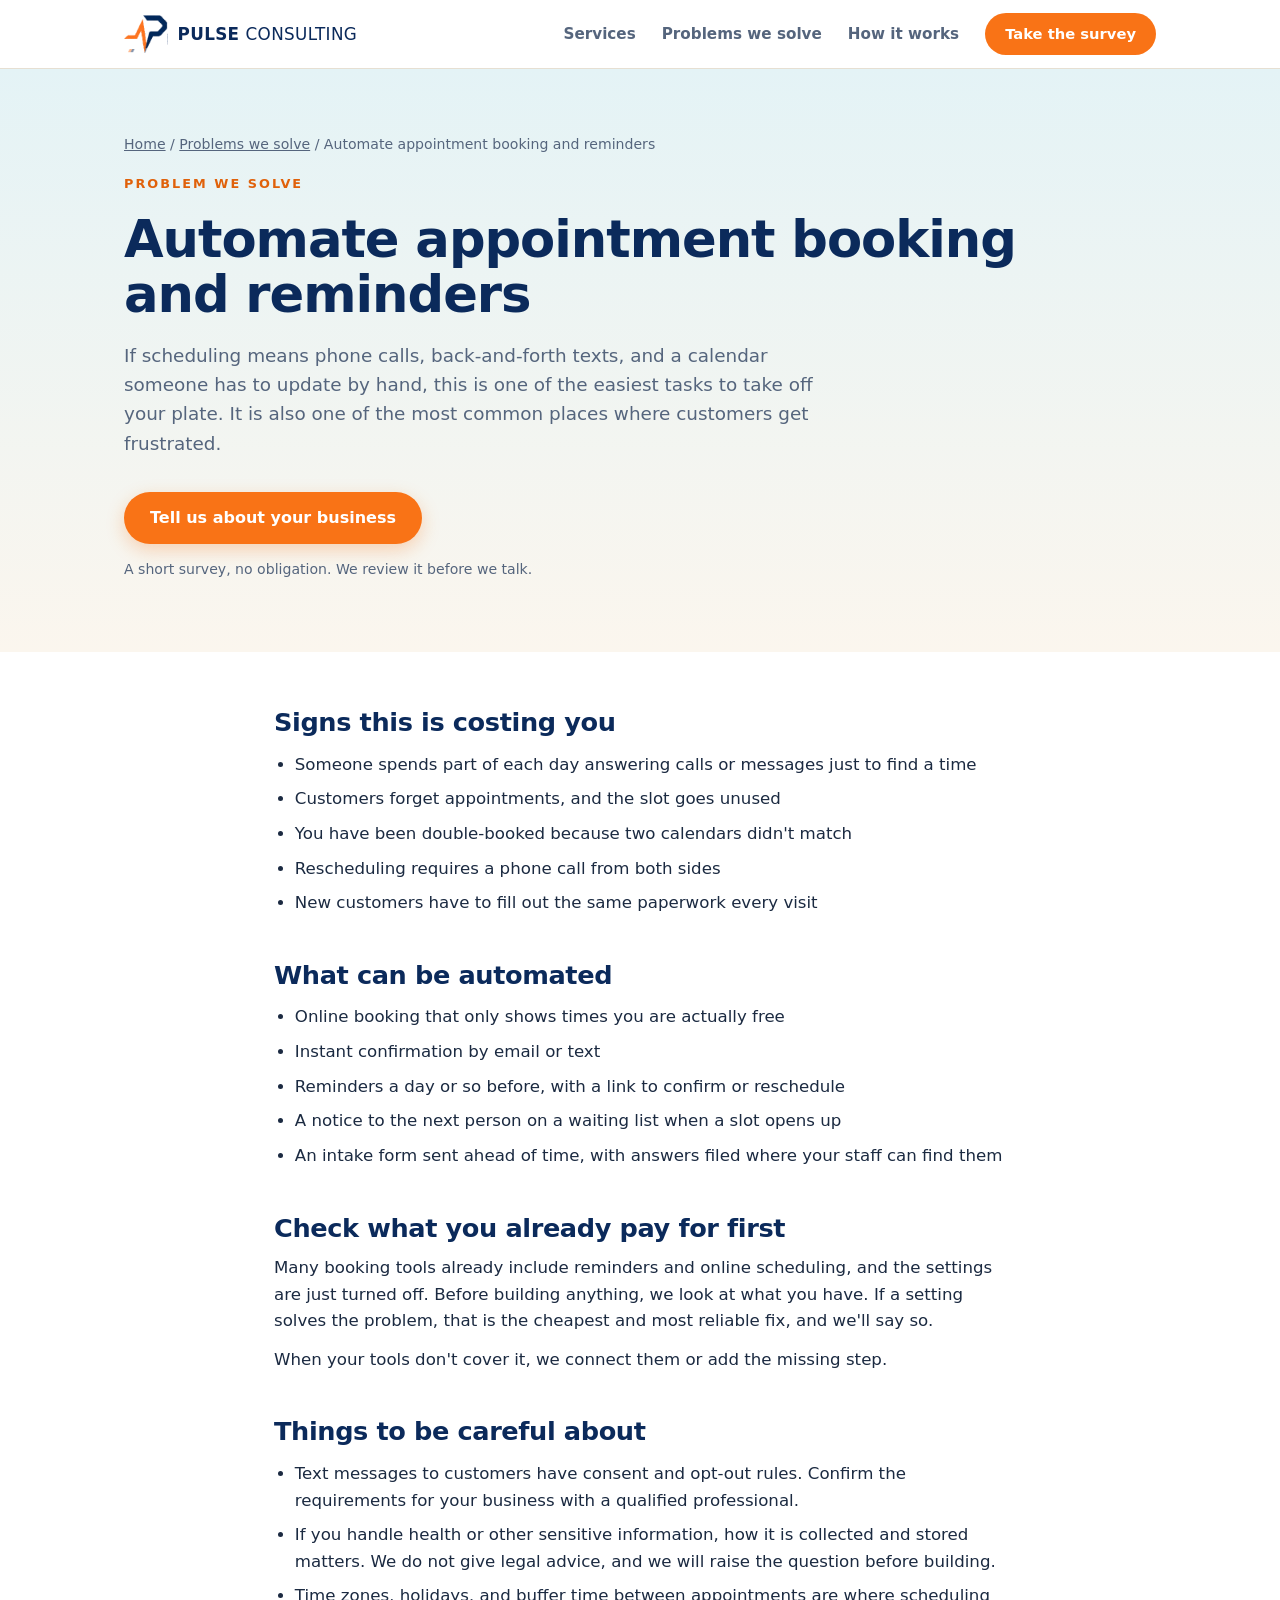
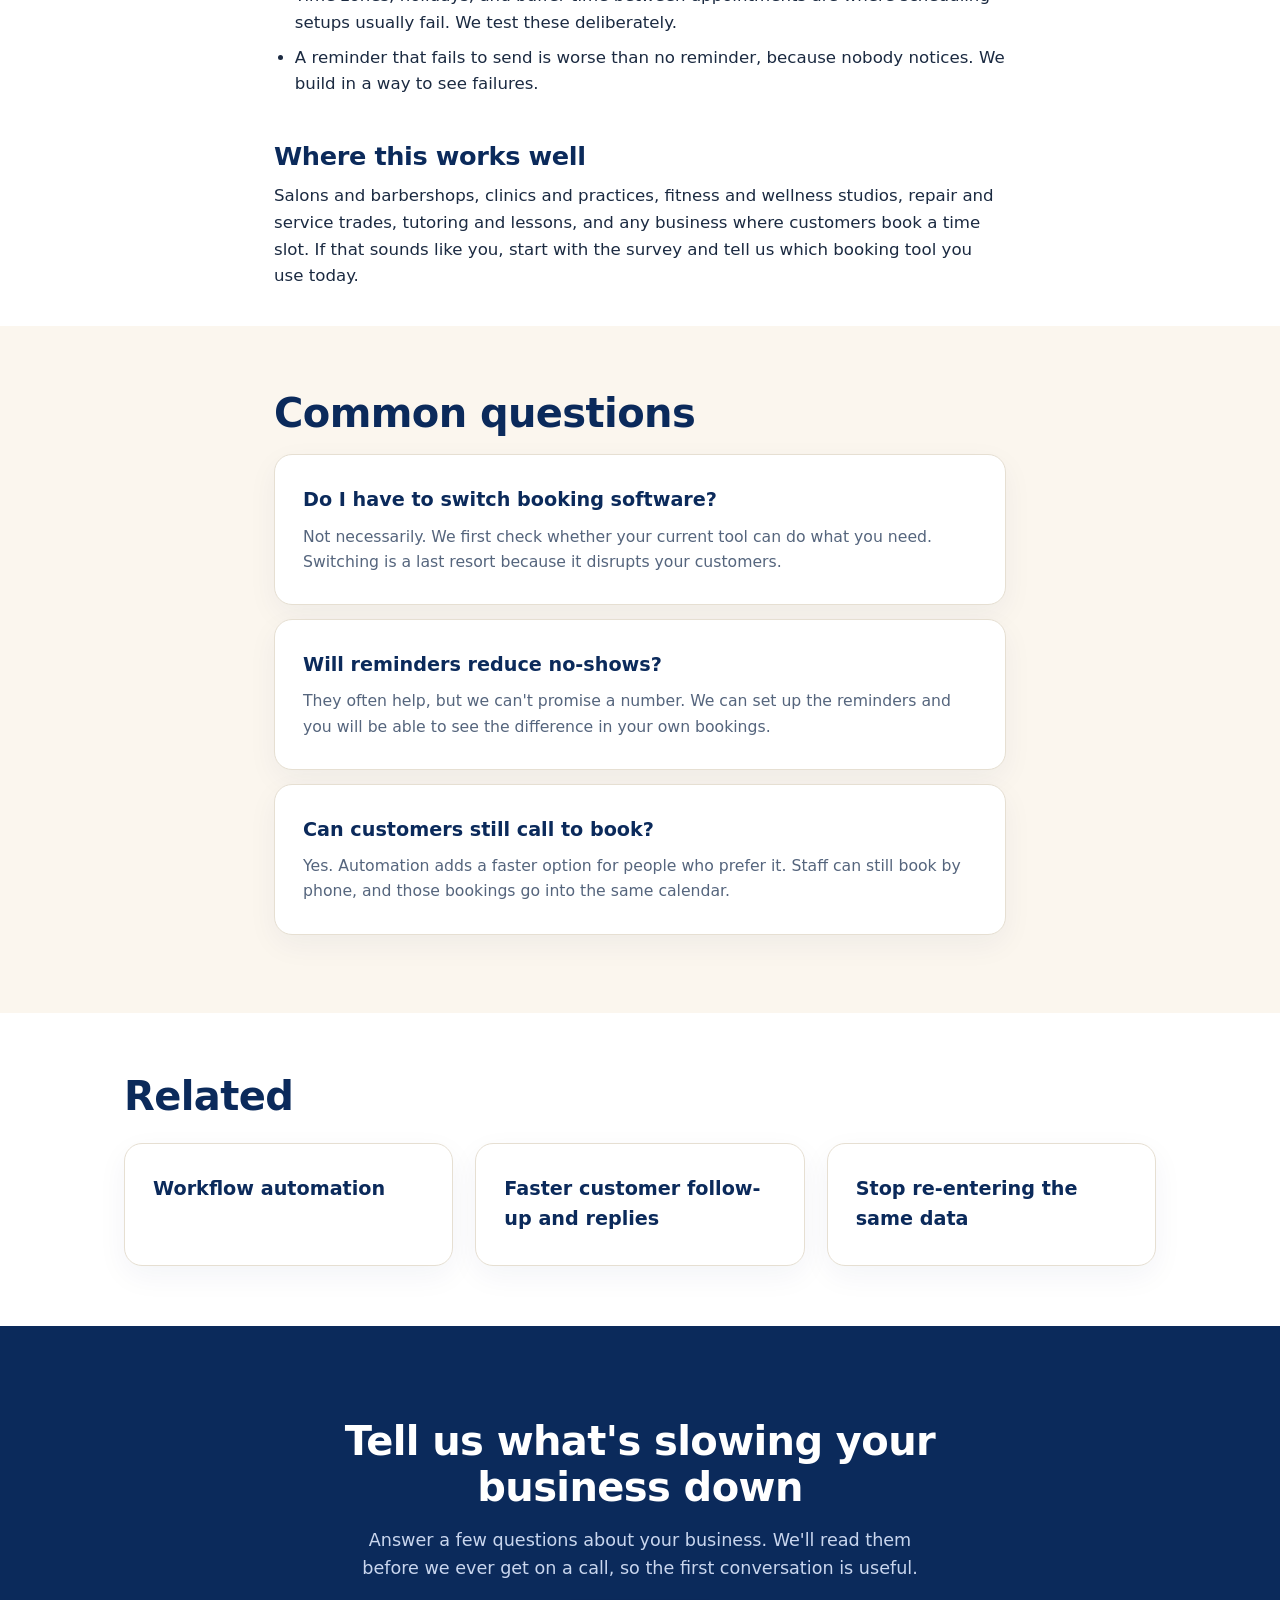
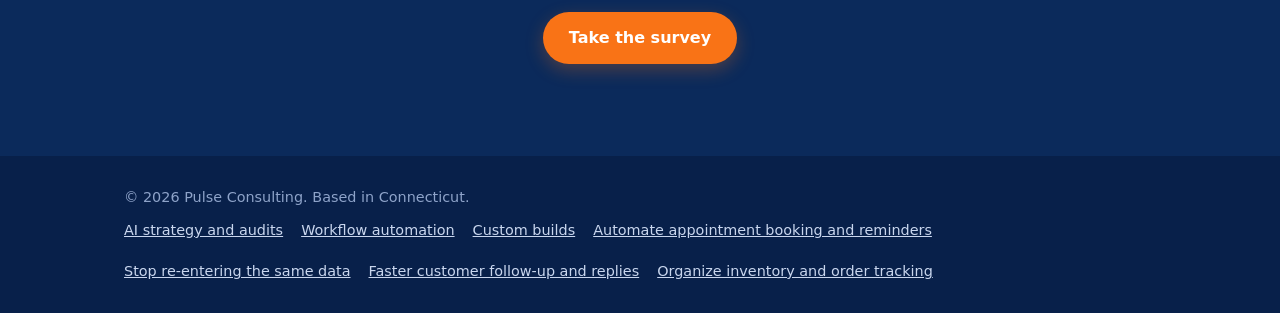
<file: solutions/appointment-booking-and-reminders/index.html>
<!DOCTYPE html>
<html lang="en">
<head>
<meta charset="utf-8">
<meta name="viewport" content="width=device-width, initial-scale=1">
<title>Automate Appointment Booking and Reminders | Pulse Consulting</title>
<meta name="description" content="Cut the phone tag and no-shows. How small businesses can automate appointment booking, confirmations, and reminders. Pulse Consulting, Connecticut small businesses first.">
<link rel="icon" href="/favicon.png" type="image/png">
<link rel="canonical" href="https://pulseconsultingct.com/solutions/appointment-booking-and-reminders/">
<meta name="robots" content="index, follow, max-image-preview:large">
<meta name="theme-color" content="#0B2A5B">
<meta property="og:type" content="website">
<meta property="og:site_name" content="Pulse Consulting">
<meta property="og:title" content="Automate Appointment Booking and Reminders | Pulse Consulting">
<meta property="og:description" content="Cut the phone tag and no-shows. How small businesses can automate appointment booking, confirmations, and reminders. Pulse Consulting, Connecticut small businesses first.">
<meta property="og:url" content="https://pulseconsultingct.com/solutions/appointment-booking-and-reminders/">
<meta name="twitter:card" content="summary">
<script type="application/ld+json">
{"@context": "https://schema.org", "@graph": [{"@type": "WebPage", "@id": "https://pulseconsultingct.com/solutions/appointment-booking-and-reminders/", "url": "https://pulseconsultingct.com/solutions/appointment-booking-and-reminders/", "name": "Automate Appointment Booking and Reminders", "description": "Cut the phone tag and no-shows. How small businesses can automate appointment booking, confirmations, and reminders. Pulse Consulting, Connecticut small businesses first.", "isPartOf": {"@id": "https://pulseconsultingct.com/#website"}, "about": {"@id": "https://pulseconsultingct.com/#business"}}, {"@type": "BreadcrumbList", "itemListElement": [{"@type": "ListItem", "position": 1, "name": "Home", "item": "https://pulseconsultingct.com/"}, {"@type": "ListItem", "position": 2, "name": "Problems we solve", "item": "https://pulseconsultingct.com/#solutions"}, {"@type": "ListItem", "position": 3, "name": "Automate appointment booking and reminders", "item": "https://pulseconsultingct.com/solutions/appointment-booking-and-reminders/"}]}, {"@type": "FAQPage", "mainEntity": [{"@type": "Question", "name": "Do I have to switch booking software?", "acceptedAnswer": {"@type": "Answer", "text": "Not necessarily. We first check whether your current tool can do what you need. Switching is a last resort because it disrupts your customers."}}, {"@type": "Question", "name": "Will reminders reduce no-shows?", "acceptedAnswer": {"@type": "Answer", "text": "They often help, but we can't promise a number. We can set up the reminders and you will be able to see the difference in your own bookings."}}, {"@type": "Question", "name": "Can customers still call to book?", "acceptedAnswer": {"@type": "Answer", "text": "Yes. Automation adds a faster option for people who prefer it. Staff can still book by phone, and those bookings go into the same calendar."}}]}]}
</script>
<link rel="stylesheet" href="/style.css">
</head>
<body>
<header>
  <div class="wrap nav">
    <a class="brand" href="/" aria-label="Pulse Consulting home">
      <img src="/favicon.png" alt="Pulse logo mark" height="38">
      <span>PULSE <em>CONSULTING</em></span>
    </a>
    <nav class="navlinks">
      <a class="l" href="/#services">Services</a>
      <a class="l" href="/#solutions">Problems we solve</a>
      <a class="l" href="/#how">How it works</a>
      <a class="btn sm survey" href="#start">Take the survey</a>
    </nav>
  </div>
</header>
<main>
  <div class="page-hero">
    <div class="wrap">
      <div class="crumbs"><a href="/">Home</a> / <a href="/#solutions">Problems we solve</a> / Automate appointment booking and reminders</div>
      <div class="eyebrow">Problem we solve</div>
      <h1>Automate appointment booking and reminders</h1>
      <p class="sub">If scheduling means phone calls, back-and-forth texts, and a calendar someone has to update by hand, this is one of the easiest tasks to take off your plate. It is also one of the most common places where customers get frustrated.</p>
      <div class="cta-row"><a class="btn survey" href="#start">Tell us about your business</a></div>
      <p class="fine">A short survey, no obligation. We review it before we talk.</p>
    </div>
  </div>
  <article><div class="wrap">
<h2>Signs this is costing you</h2>
<ul><li>Someone spends part of each day answering calls or messages just to find a time</li><li>Customers forget appointments, and the slot goes unused</li><li>You have been double-booked because two calendars didn&#x27;t match</li><li>Rescheduling requires a phone call from both sides</li><li>New customers have to fill out the same paperwork every visit</li></ul>
<h2>What can be automated</h2>
<ul><li>Online booking that only shows times you are actually free</li><li>Instant confirmation by email or text</li><li>Reminders a day or so before, with a link to confirm or reschedule</li><li>A notice to the next person on a waiting list when a slot opens up</li><li>An intake form sent ahead of time, with answers filed where your staff can find them</li></ul>
<h2>Check what you already pay for first</h2>
<p>Many booking tools already include reminders and online scheduling, and the settings are just turned off. Before building anything, we look at what you have. If a setting solves the problem, that is the cheapest and most reliable fix, and we&#x27;ll say so.</p>
<p>When your tools don&#x27;t cover it, we connect them or add the missing step.</p>
<h2>Things to be careful about</h2>
<ul><li>Text messages to customers have consent and opt-out rules. Confirm the requirements for your business with a qualified professional.</li><li>If you handle health or other sensitive information, how it is collected and stored matters. We do not give legal advice, and we will raise the question before building.</li><li>Time zones, holidays, and buffer time between appointments are where scheduling setups usually fail. We test these deliberately.</li><li>A reminder that fails to send is worse than no reminder, because nobody notices. We build in a way to see failures.</li></ul>
<h2>Where this works well</h2>
<p>Salons and barbershops, clinics and practices, fitness and wellness studios, repair and service trades, tutoring and lessons, and any business where customers book a time slot. If that sounds like you, start with the survey and tell us which booking tool you use today.</p>
  </div></article>
  <div class="faqs"><div class="wrap">
    <h2>Common questions</h2>
    <div class="card"><h3>Do I have to switch booking software?</h3><p>Not necessarily. We first check whether your current tool can do what you need. Switching is a last resort because it disrupts your customers.</p></div><div class="card"><h3>Will reminders reduce no-shows?</h3><p>They often help, but we can&#x27;t promise a number. We can set up the reminders and you will be able to see the difference in your own bookings.</p></div><div class="card"><h3>Can customers still call to book?</h3><p>Yes. Automation adds a faster option for people who prefer it. Staff can still book by phone, and those bookings go into the same calendar.</p></div>
  </div></div>
  <section class="related"><div class="wrap">
    <h2>Related</h2>
    <div class="grid3"><a class="card" href="/services/workflow-automation/"><h3>Workflow automation</h3></a><a class="card" href="/solutions/customer-follow-up-and-replies/"><h3>Faster customer follow-up and replies</h3></a><a class="card" href="/solutions/stop-double-data-entry/"><h3>Stop re-entering the same data</h3></a></div>
  </div></section>
  <section class="final" id="start">
    <div class="wrap">
      <h2>Tell us what's slowing your business down</h2>
      <p>Answer a few questions about your business. We'll read them before we ever get on a call, so the first conversation is useful.</p>
      <a class="btn survey" href="#start">Take the survey</a>
    </div>
  </section>
</main>
<footer>
  <div class="wrap">
    <div>&copy; 2026 Pulse Consulting. Based in Connecticut.</div>
    <div class="flinks"><a href="/services/ai-strategy-and-audits/">AI strategy and audits</a><a href="/services/workflow-automation/">Workflow automation</a><a href="/services/custom-builds/">Custom builds</a><a href="/solutions/appointment-booking-and-reminders/">Automate appointment booking and reminders</a><a href="/solutions/stop-double-data-entry/">Stop re-entering the same data</a><a href="/solutions/customer-follow-up-and-replies/">Faster customer follow-up and replies</a><a href="/solutions/inventory-and-order-tracking/">Organize inventory and order tracking</a></div>
  </div>
</footer>
<script>
  var SURVEY_URL = "https://docs.google.com/forms/d/1iOCS7TXSJ2rb69XEFrQ02sigdvyKYX_1paaMHevBhTM/viewform";
  if (SURVEY_URL) {
    document.querySelectorAll("a.survey").forEach(function (a) {
      a.href = SURVEY_URL; a.target = "_blank"; a.rel = "noopener";
    });
  }
</script>
</body>
</html>
</file>
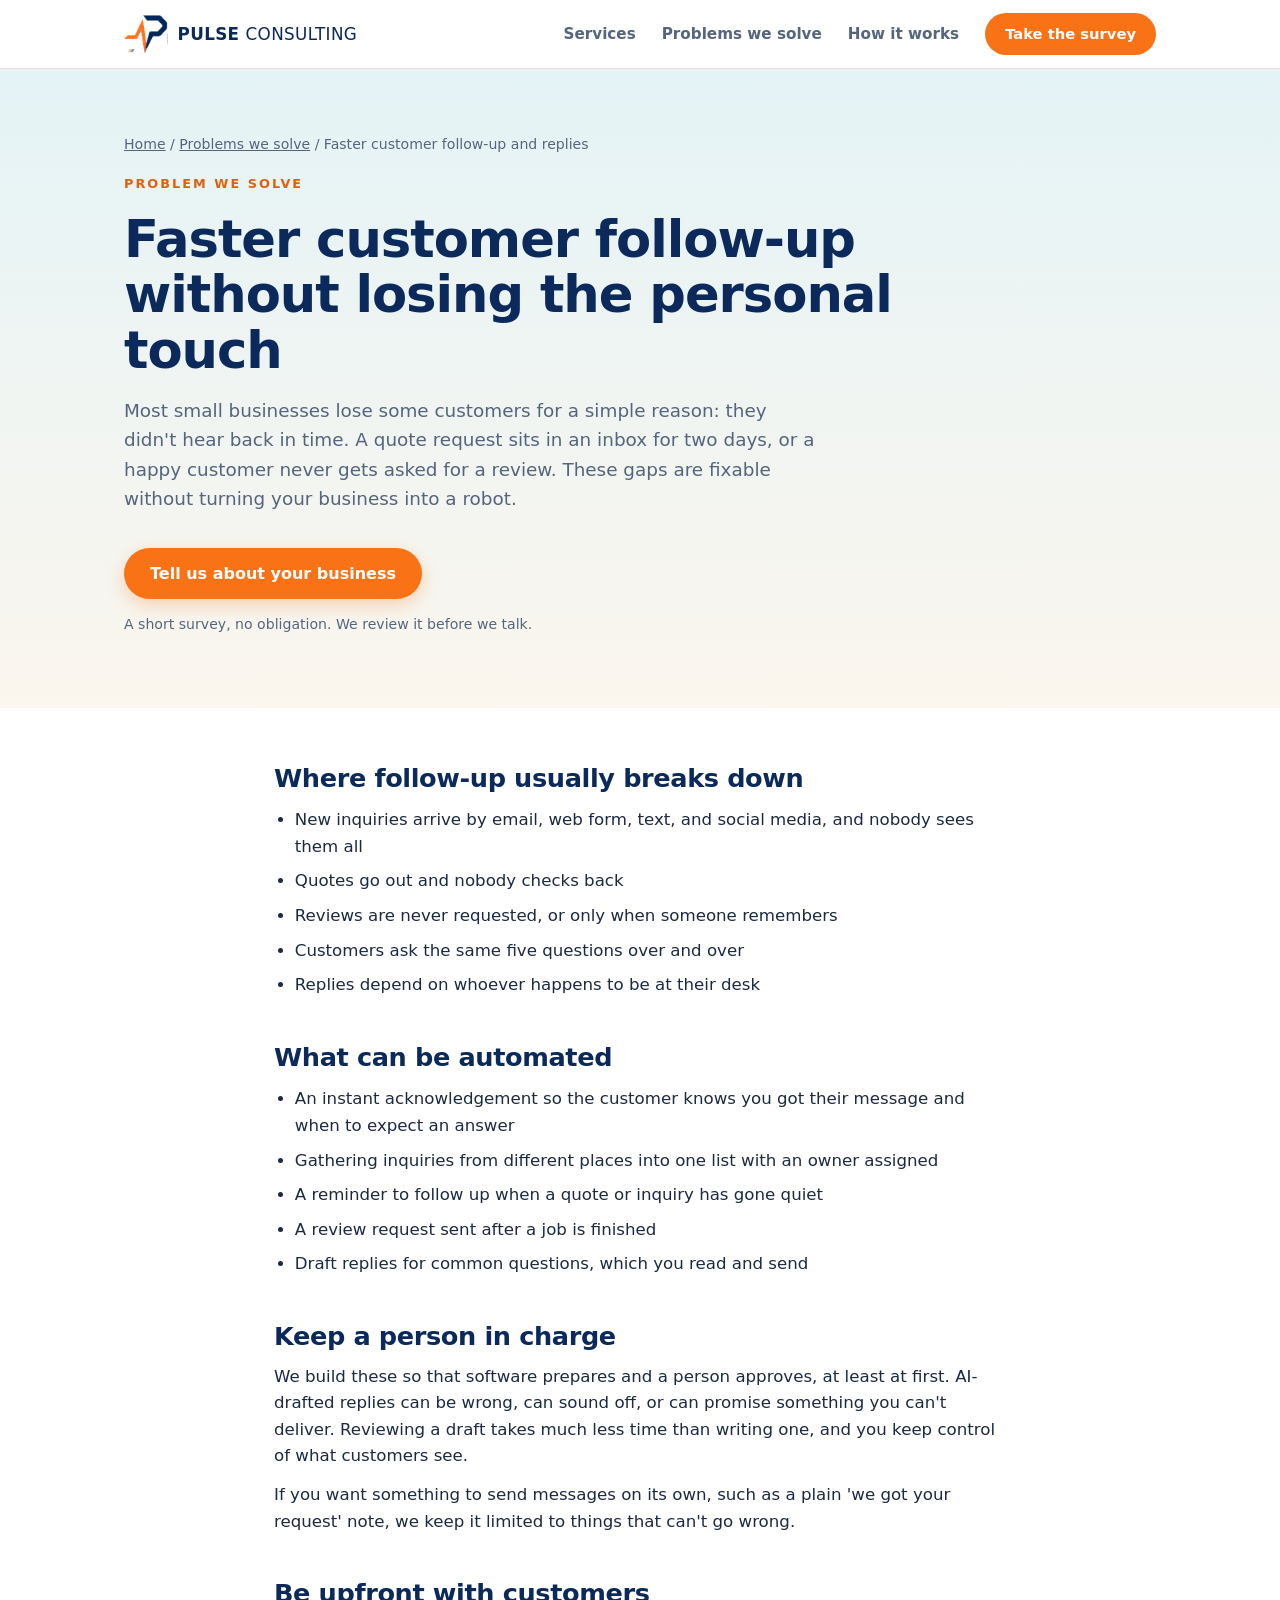
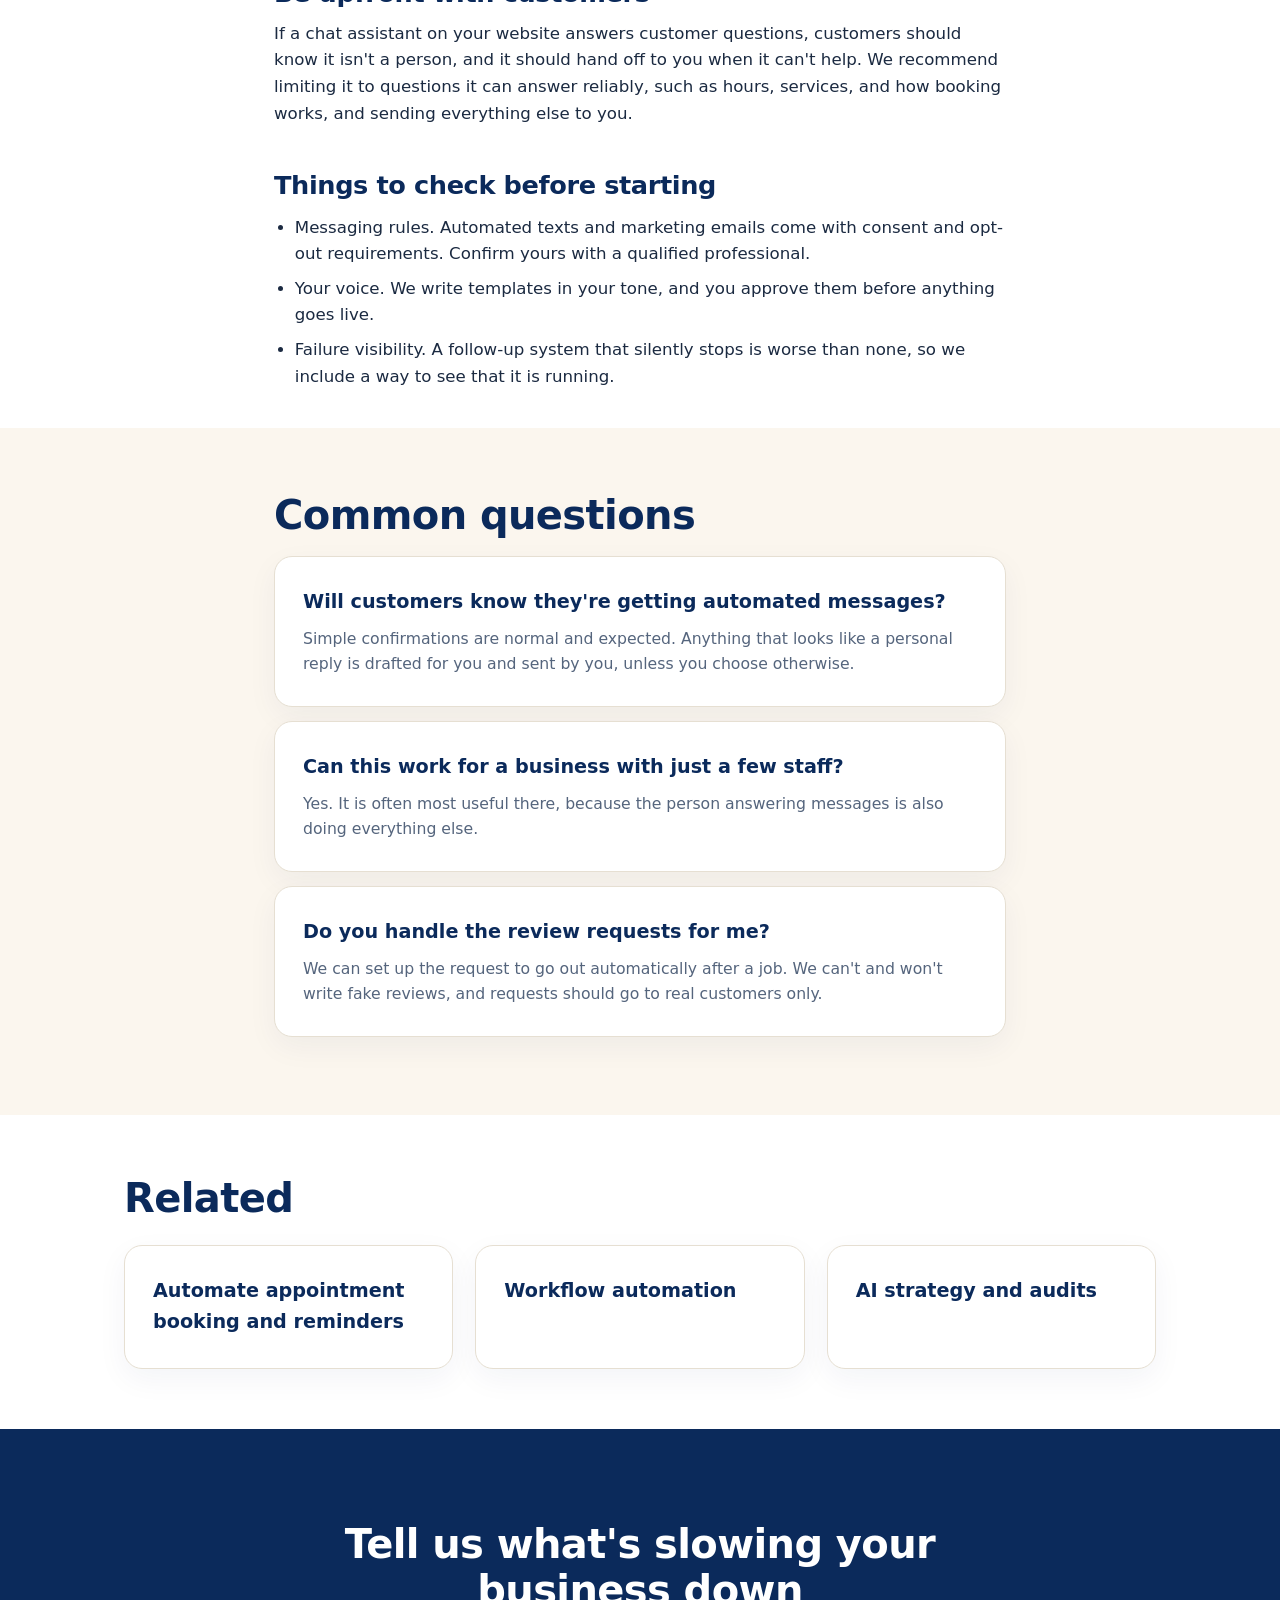
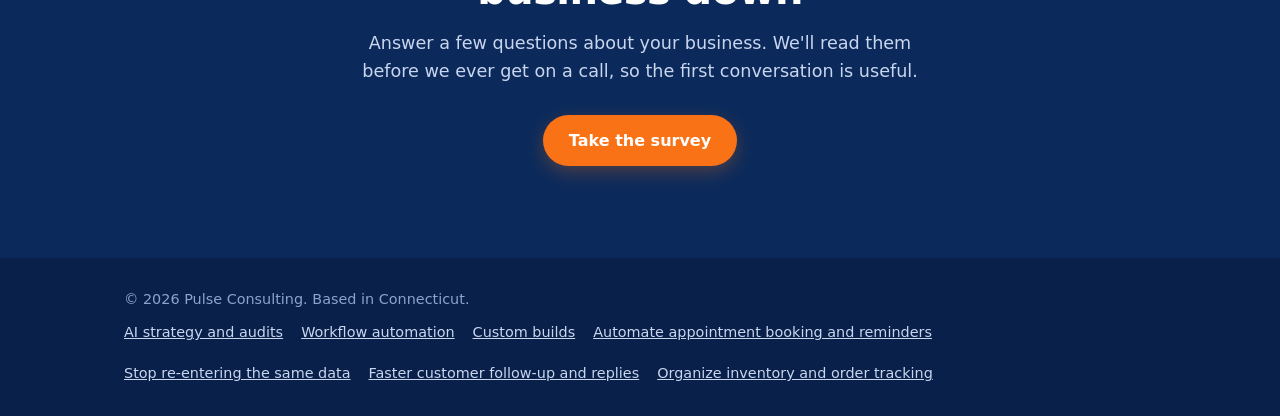
<file: solutions/customer-follow-up-and-replies/index.html>
<!DOCTYPE html>
<html lang="en">
<head>
<meta charset="utf-8">
<meta name="viewport" content="width=device-width, initial-scale=1">
<title>Faster Customer Follow-Up and Replies | Pulse Consulting</title>
<meta name="description" content="Inquiries sitting unanswered and leads going cold? How small businesses can speed up customer follow-up without losing the personal touch. Pulse Consulting, Connecticut.">
<link rel="icon" href="/favicon.png" type="image/png">
<link rel="canonical" href="https://pulseconsultingct.com/solutions/customer-follow-up-and-replies/">
<meta name="robots" content="index, follow, max-image-preview:large">
<meta name="theme-color" content="#0B2A5B">
<meta property="og:type" content="website">
<meta property="og:site_name" content="Pulse Consulting">
<meta property="og:title" content="Faster Customer Follow-Up and Replies | Pulse Consulting">
<meta property="og:description" content="Inquiries sitting unanswered and leads going cold? How small businesses can speed up customer follow-up without losing the personal touch. Pulse Consulting, Connecticut.">
<meta property="og:url" content="https://pulseconsultingct.com/solutions/customer-follow-up-and-replies/">
<meta name="twitter:card" content="summary">
<script type="application/ld+json">
{"@context": "https://schema.org", "@graph": [{"@type": "WebPage", "@id": "https://pulseconsultingct.com/solutions/customer-follow-up-and-replies/", "url": "https://pulseconsultingct.com/solutions/customer-follow-up-and-replies/", "name": "Faster Customer Follow-Up and Replies", "description": "Inquiries sitting unanswered and leads going cold? How small businesses can speed up customer follow-up without losing the personal touch. Pulse Consulting, Connecticut.", "isPartOf": {"@id": "https://pulseconsultingct.com/#website"}, "about": {"@id": "https://pulseconsultingct.com/#business"}}, {"@type": "BreadcrumbList", "itemListElement": [{"@type": "ListItem", "position": 1, "name": "Home", "item": "https://pulseconsultingct.com/"}, {"@type": "ListItem", "position": 2, "name": "Problems we solve", "item": "https://pulseconsultingct.com/#solutions"}, {"@type": "ListItem", "position": 3, "name": "Faster customer follow-up and replies", "item": "https://pulseconsultingct.com/solutions/customer-follow-up-and-replies/"}]}, {"@type": "FAQPage", "mainEntity": [{"@type": "Question", "name": "Will customers know they're getting automated messages?", "acceptedAnswer": {"@type": "Answer", "text": "Simple confirmations are normal and expected. Anything that looks like a personal reply is drafted for you and sent by you, unless you choose otherwise."}}, {"@type": "Question", "name": "Can this work for a business with just a few staff?", "acceptedAnswer": {"@type": "Answer", "text": "Yes. It is often most useful there, because the person answering messages is also doing everything else."}}, {"@type": "Question", "name": "Do you handle the review requests for me?", "acceptedAnswer": {"@type": "Answer", "text": "We can set up the request to go out automatically after a job. We can't and won't write fake reviews, and requests should go to real customers only."}}]}]}
</script>
<link rel="stylesheet" href="/style.css">
</head>
<body>
<header>
  <div class="wrap nav">
    <a class="brand" href="/" aria-label="Pulse Consulting home">
      <img src="/favicon.png" alt="Pulse logo mark" height="38">
      <span>PULSE <em>CONSULTING</em></span>
    </a>
    <nav class="navlinks">
      <a class="l" href="/#services">Services</a>
      <a class="l" href="/#solutions">Problems we solve</a>
      <a class="l" href="/#how">How it works</a>
      <a class="btn sm survey" href="#start">Take the survey</a>
    </nav>
  </div>
</header>
<main>
  <div class="page-hero">
    <div class="wrap">
      <div class="crumbs"><a href="/">Home</a> / <a href="/#solutions">Problems we solve</a> / Faster customer follow-up and replies</div>
      <div class="eyebrow">Problem we solve</div>
      <h1>Faster customer follow-up without losing the personal touch</h1>
      <p class="sub">Most small businesses lose some customers for a simple reason: they didn&#x27;t hear back in time. A quote request sits in an inbox for two days, or a happy customer never gets asked for a review. These gaps are fixable without turning your business into a robot.</p>
      <div class="cta-row"><a class="btn survey" href="#start">Tell us about your business</a></div>
      <p class="fine">A short survey, no obligation. We review it before we talk.</p>
    </div>
  </div>
  <article><div class="wrap">
<h2>Where follow-up usually breaks down</h2>
<ul><li>New inquiries arrive by email, web form, text, and social media, and nobody sees them all</li><li>Quotes go out and nobody checks back</li><li>Reviews are never requested, or only when someone remembers</li><li>Customers ask the same five questions over and over</li><li>Replies depend on whoever happens to be at their desk</li></ul>
<h2>What can be automated</h2>
<ul><li>An instant acknowledgement so the customer knows you got their message and when to expect an answer</li><li>Gathering inquiries from different places into one list with an owner assigned</li><li>A reminder to follow up when a quote or inquiry has gone quiet</li><li>A review request sent after a job is finished</li><li>Draft replies for common questions, which you read and send</li></ul>
<h2>Keep a person in charge</h2>
<p>We build these so that software prepares and a person approves, at least at first. AI-drafted replies can be wrong, can sound off, or can promise something you can&#x27;t deliver. Reviewing a draft takes much less time than writing one, and you keep control of what customers see.</p>
<p>If you want something to send messages on its own, such as a plain &#x27;we got your request&#x27; note, we keep it limited to things that can&#x27;t go wrong.</p>
<h2>Be upfront with customers</h2>
<p>If a chat assistant on your website answers customer questions, customers should know it isn&#x27;t a person, and it should hand off to you when it can&#x27;t help. We recommend limiting it to questions it can answer reliably, such as hours, services, and how booking works, and sending everything else to you.</p>
<h2>Things to check before starting</h2>
<ul><li>Messaging rules. Automated texts and marketing emails come with consent and opt-out requirements. Confirm yours with a qualified professional.</li><li>Your voice. We write templates in your tone, and you approve them before anything goes live.</li><li>Failure visibility. A follow-up system that silently stops is worse than none, so we include a way to see that it is running.</li></ul>
  </div></article>
  <div class="faqs"><div class="wrap">
    <h2>Common questions</h2>
    <div class="card"><h3>Will customers know they&#x27;re getting automated messages?</h3><p>Simple confirmations are normal and expected. Anything that looks like a personal reply is drafted for you and sent by you, unless you choose otherwise.</p></div><div class="card"><h3>Can this work for a business with just a few staff?</h3><p>Yes. It is often most useful there, because the person answering messages is also doing everything else.</p></div><div class="card"><h3>Do you handle the review requests for me?</h3><p>We can set up the request to go out automatically after a job. We can&#x27;t and won&#x27;t write fake reviews, and requests should go to real customers only.</p></div>
  </div></div>
  <section class="related"><div class="wrap">
    <h2>Related</h2>
    <div class="grid3"><a class="card" href="/solutions/appointment-booking-and-reminders/"><h3>Automate appointment booking and reminders</h3></a><a class="card" href="/services/workflow-automation/"><h3>Workflow automation</h3></a><a class="card" href="/services/ai-strategy-and-audits/"><h3>AI strategy and audits</h3></a></div>
  </div></section>
  <section class="final" id="start">
    <div class="wrap">
      <h2>Tell us what's slowing your business down</h2>
      <p>Answer a few questions about your business. We'll read them before we ever get on a call, so the first conversation is useful.</p>
      <a class="btn survey" href="#start">Take the survey</a>
    </div>
  </section>
</main>
<footer>
  <div class="wrap">
    <div>&copy; 2026 Pulse Consulting. Based in Connecticut.</div>
    <div class="flinks"><a href="/services/ai-strategy-and-audits/">AI strategy and audits</a><a href="/services/workflow-automation/">Workflow automation</a><a href="/services/custom-builds/">Custom builds</a><a href="/solutions/appointment-booking-and-reminders/">Automate appointment booking and reminders</a><a href="/solutions/stop-double-data-entry/">Stop re-entering the same data</a><a href="/solutions/customer-follow-up-and-replies/">Faster customer follow-up and replies</a><a href="/solutions/inventory-and-order-tracking/">Organize inventory and order tracking</a></div>
  </div>
</footer>
<script>
  var SURVEY_URL = "https://docs.google.com/forms/d/1iOCS7TXSJ2rb69XEFrQ02sigdvyKYX_1paaMHevBhTM/viewform";
  if (SURVEY_URL) {
    document.querySelectorAll("a.survey").forEach(function (a) {
      a.href = SURVEY_URL; a.target = "_blank"; a.rel = "noopener";
    });
  }
</script>
</body>
</html>
</file>
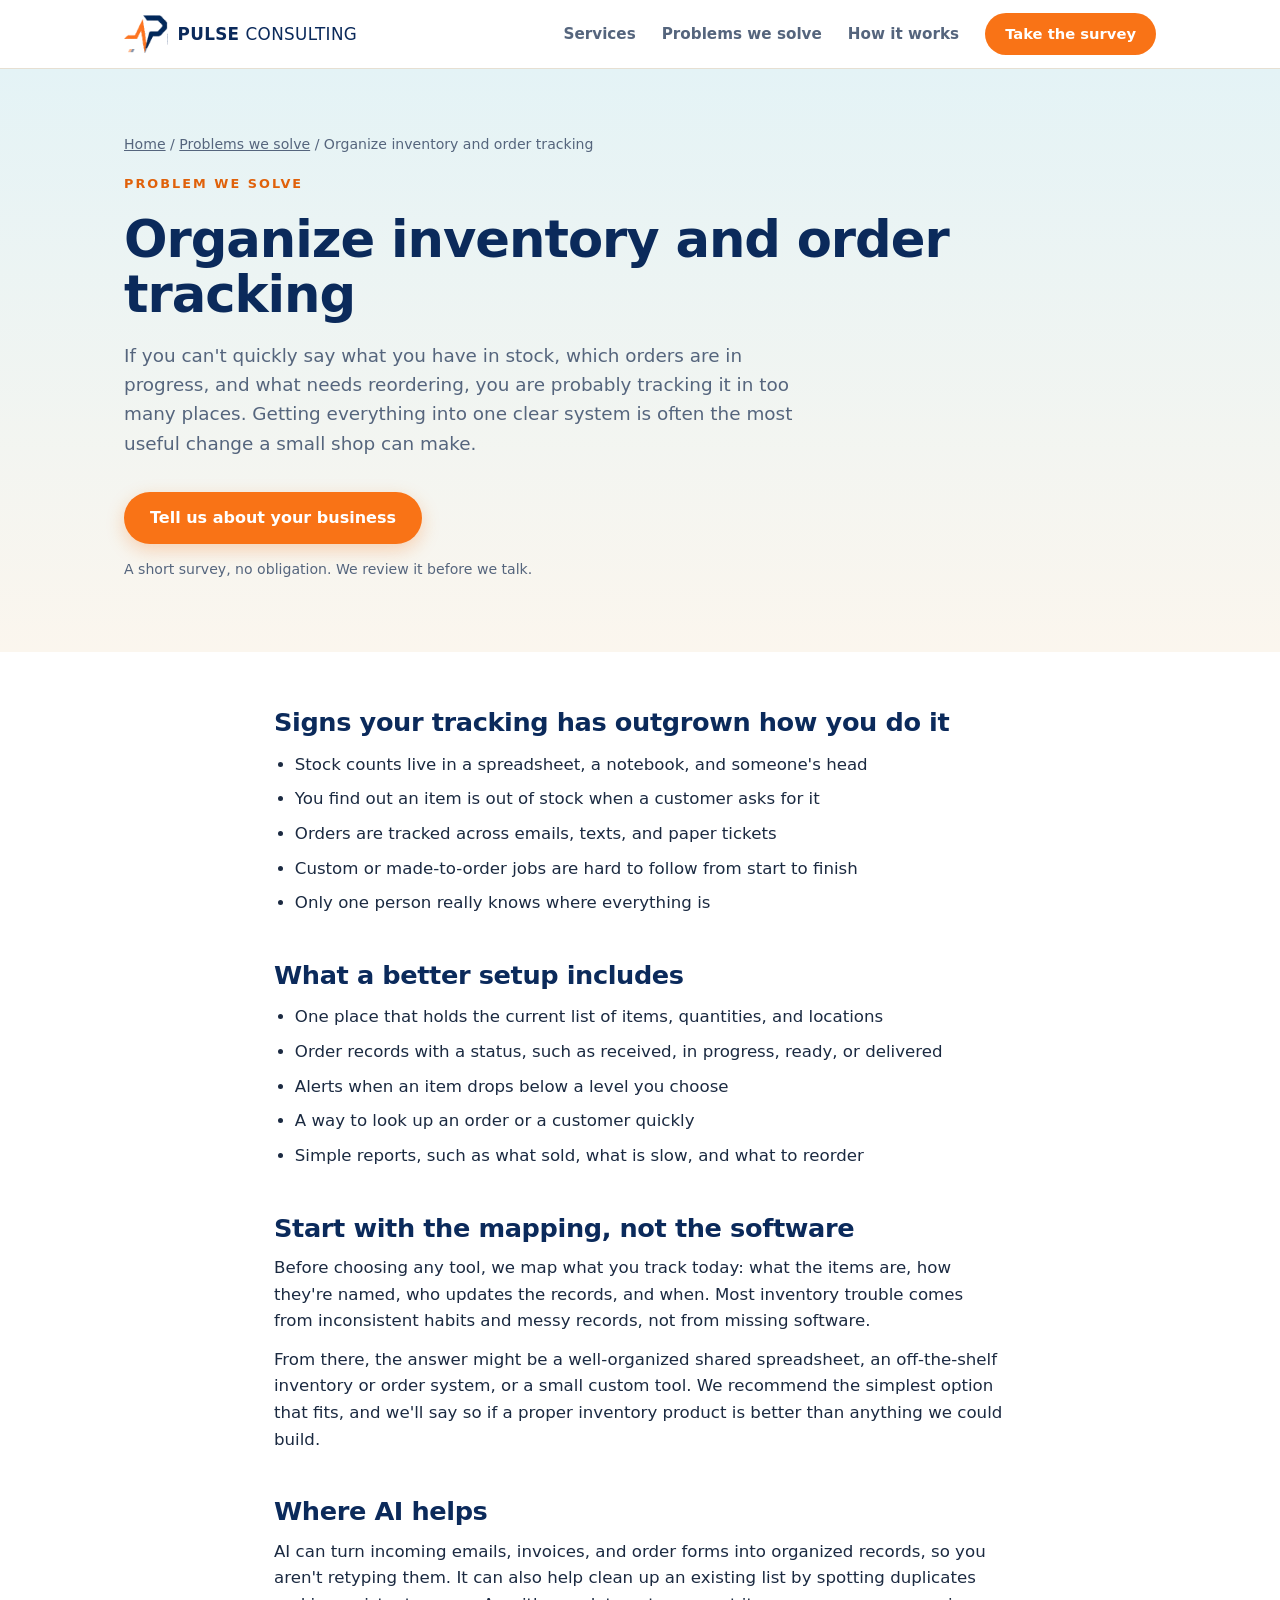
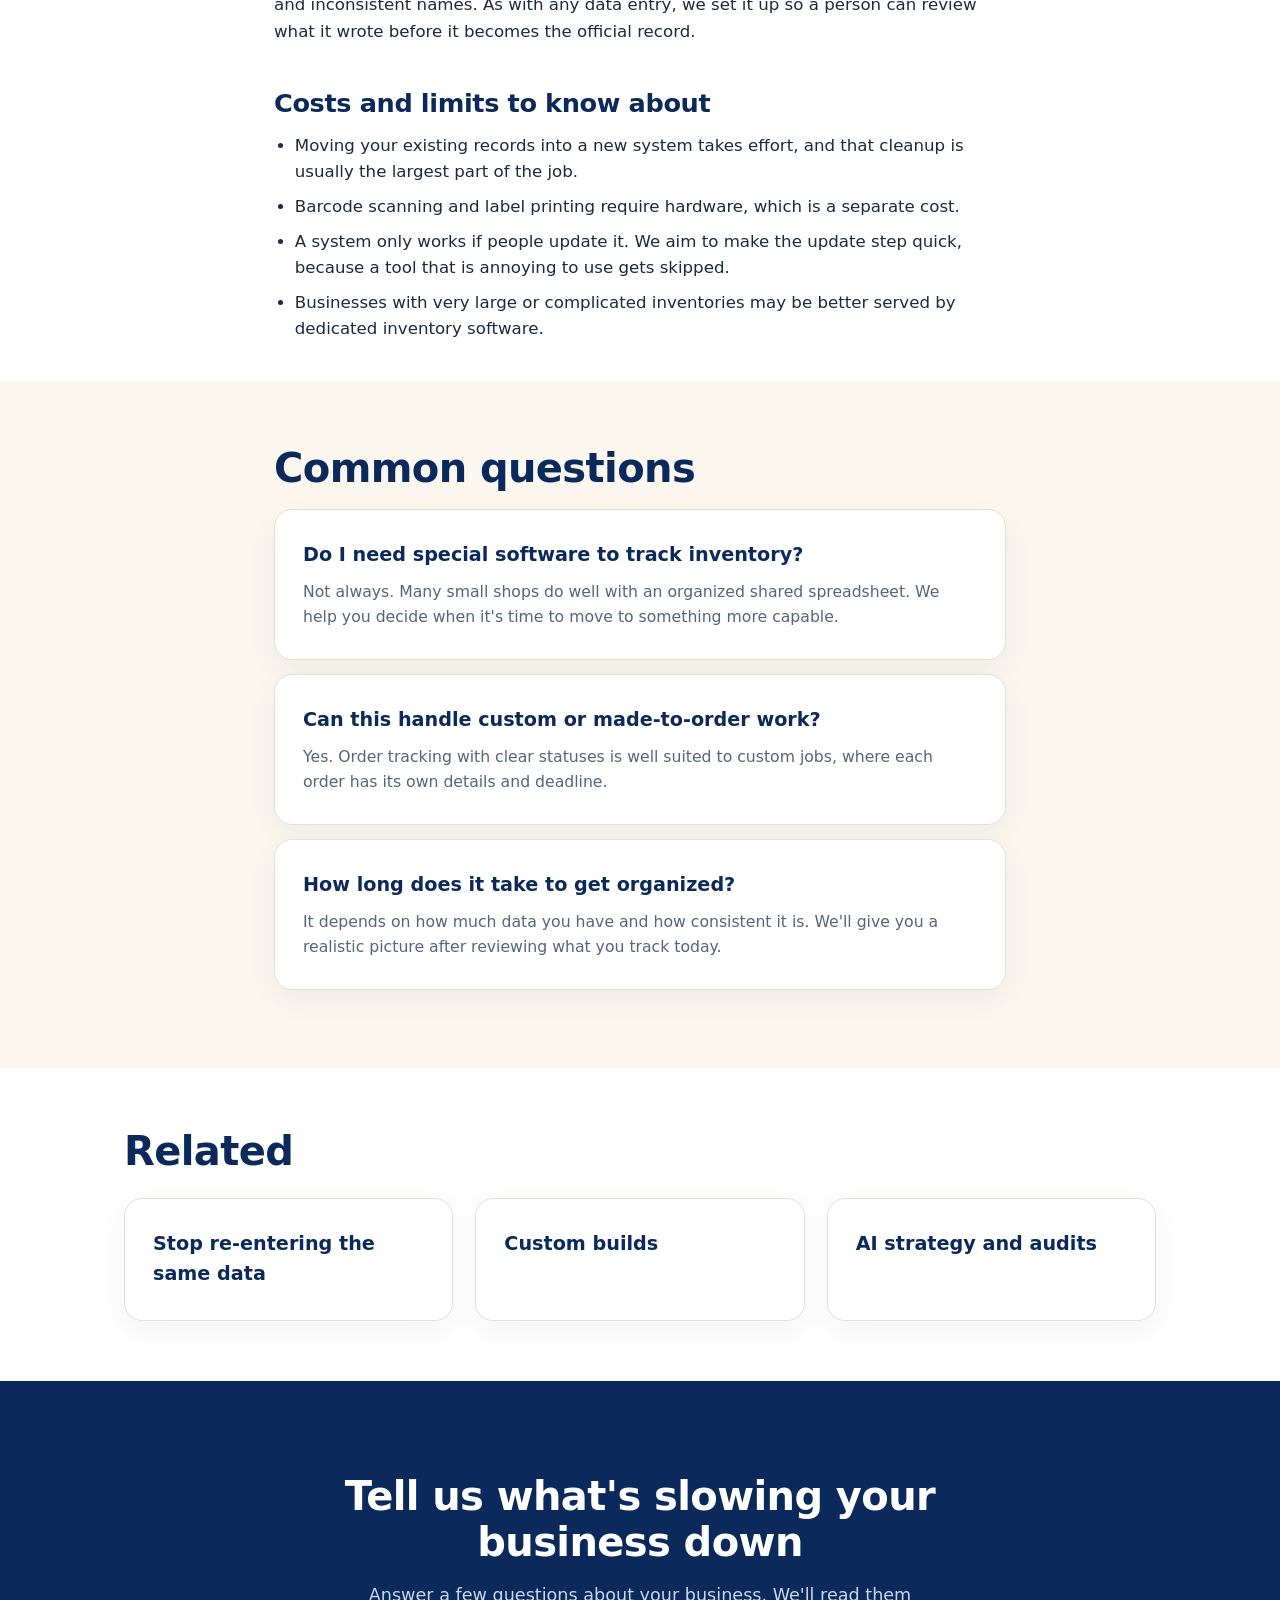
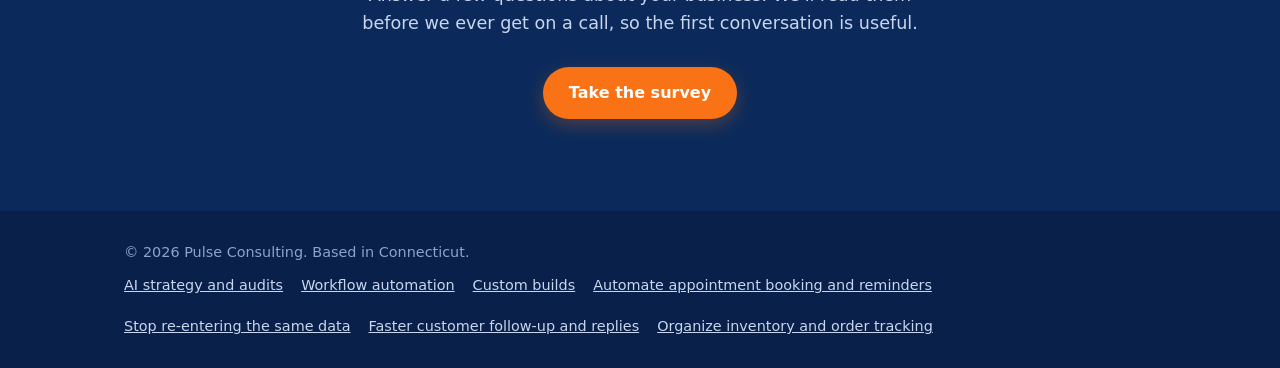
<file: solutions/inventory-and-order-tracking/index.html>
<!DOCTYPE html>
<html lang="en">
<head>
<meta charset="utf-8">
<meta name="viewport" content="width=device-width, initial-scale=1">
<title>Organize Inventory and Order Tracking | Pulse Consulting</title>
<meta name="description" content="Lost track of stock, orders in notebooks, spreadsheets out of sync? How small shops can organize inventory and order tracking. Pulse Consulting, Connecticut.">
<link rel="icon" href="/favicon.png" type="image/png">
<link rel="canonical" href="https://pulseconsultingct.com/solutions/inventory-and-order-tracking/">
<meta name="robots" content="index, follow, max-image-preview:large">
<meta name="theme-color" content="#0B2A5B">
<meta property="og:type" content="website">
<meta property="og:site_name" content="Pulse Consulting">
<meta property="og:title" content="Organize Inventory and Order Tracking | Pulse Consulting">
<meta property="og:description" content="Lost track of stock, orders in notebooks, spreadsheets out of sync? How small shops can organize inventory and order tracking. Pulse Consulting, Connecticut.">
<meta property="og:url" content="https://pulseconsultingct.com/solutions/inventory-and-order-tracking/">
<meta name="twitter:card" content="summary">
<script type="application/ld+json">
{"@context": "https://schema.org", "@graph": [{"@type": "WebPage", "@id": "https://pulseconsultingct.com/solutions/inventory-and-order-tracking/", "url": "https://pulseconsultingct.com/solutions/inventory-and-order-tracking/", "name": "Organize Inventory and Order Tracking", "description": "Lost track of stock, orders in notebooks, spreadsheets out of sync? How small shops can organize inventory and order tracking. Pulse Consulting, Connecticut.", "isPartOf": {"@id": "https://pulseconsultingct.com/#website"}, "about": {"@id": "https://pulseconsultingct.com/#business"}}, {"@type": "BreadcrumbList", "itemListElement": [{"@type": "ListItem", "position": 1, "name": "Home", "item": "https://pulseconsultingct.com/"}, {"@type": "ListItem", "position": 2, "name": "Problems we solve", "item": "https://pulseconsultingct.com/#solutions"}, {"@type": "ListItem", "position": 3, "name": "Organize inventory and order tracking", "item": "https://pulseconsultingct.com/solutions/inventory-and-order-tracking/"}]}, {"@type": "FAQPage", "mainEntity": [{"@type": "Question", "name": "Do I need special software to track inventory?", "acceptedAnswer": {"@type": "Answer", "text": "Not always. Many small shops do well with an organized shared spreadsheet. We help you decide when it's time to move to something more capable."}}, {"@type": "Question", "name": "Can this handle custom or made-to-order work?", "acceptedAnswer": {"@type": "Answer", "text": "Yes. Order tracking with clear statuses is well suited to custom jobs, where each order has its own details and deadline."}}, {"@type": "Question", "name": "How long does it take to get organized?", "acceptedAnswer": {"@type": "Answer", "text": "It depends on how much data you have and how consistent it is. We'll give you a realistic picture after reviewing what you track today."}}]}]}
</script>
<link rel="stylesheet" href="/style.css">
</head>
<body>
<header>
  <div class="wrap nav">
    <a class="brand" href="/" aria-label="Pulse Consulting home">
      <img src="/favicon.png" alt="Pulse logo mark" height="38">
      <span>PULSE <em>CONSULTING</em></span>
    </a>
    <nav class="navlinks">
      <a class="l" href="/#services">Services</a>
      <a class="l" href="/#solutions">Problems we solve</a>
      <a class="l" href="/#how">How it works</a>
      <a class="btn sm survey" href="#start">Take the survey</a>
    </nav>
  </div>
</header>
<main>
  <div class="page-hero">
    <div class="wrap">
      <div class="crumbs"><a href="/">Home</a> / <a href="/#solutions">Problems we solve</a> / Organize inventory and order tracking</div>
      <div class="eyebrow">Problem we solve</div>
      <h1>Organize inventory and order tracking</h1>
      <p class="sub">If you can&#x27;t quickly say what you have in stock, which orders are in progress, and what needs reordering, you are probably tracking it in too many places. Getting everything into one clear system is often the most useful change a small shop can make.</p>
      <div class="cta-row"><a class="btn survey" href="#start">Tell us about your business</a></div>
      <p class="fine">A short survey, no obligation. We review it before we talk.</p>
    </div>
  </div>
  <article><div class="wrap">
<h2>Signs your tracking has outgrown how you do it</h2>
<ul><li>Stock counts live in a spreadsheet, a notebook, and someone&#x27;s head</li><li>You find out an item is out of stock when a customer asks for it</li><li>Orders are tracked across emails, texts, and paper tickets</li><li>Custom or made-to-order jobs are hard to follow from start to finish</li><li>Only one person really knows where everything is</li></ul>
<h2>What a better setup includes</h2>
<ul><li>One place that holds the current list of items, quantities, and locations</li><li>Order records with a status, such as received, in progress, ready, or delivered</li><li>Alerts when an item drops below a level you choose</li><li>A way to look up an order or a customer quickly</li><li>Simple reports, such as what sold, what is slow, and what to reorder</li></ul>
<h2>Start with the mapping, not the software</h2>
<p>Before choosing any tool, we map what you track today: what the items are, how they&#x27;re named, who updates the records, and when. Most inventory trouble comes from inconsistent habits and messy records, not from missing software.</p>
<p>From there, the answer might be a well-organized shared spreadsheet, an off-the-shelf inventory or order system, or a small custom tool. We recommend the simplest option that fits, and we&#x27;ll say so if a proper inventory product is better than anything we could build.</p>
<h2>Where AI helps</h2>
<p>AI can turn incoming emails, invoices, and order forms into organized records, so you aren&#x27;t retyping them. It can also help clean up an existing list by spotting duplicates and inconsistent names. As with any data entry, we set it up so a person can review what it wrote before it becomes the official record.</p>
<h2>Costs and limits to know about</h2>
<ul><li>Moving your existing records into a new system takes effort, and that cleanup is usually the largest part of the job.</li><li>Barcode scanning and label printing require hardware, which is a separate cost.</li><li>A system only works if people update it. We aim to make the update step quick, because a tool that is annoying to use gets skipped.</li><li>Businesses with very large or complicated inventories may be better served by dedicated inventory software.</li></ul>
  </div></article>
  <div class="faqs"><div class="wrap">
    <h2>Common questions</h2>
    <div class="card"><h3>Do I need special software to track inventory?</h3><p>Not always. Many small shops do well with an organized shared spreadsheet. We help you decide when it&#x27;s time to move to something more capable.</p></div><div class="card"><h3>Can this handle custom or made-to-order work?</h3><p>Yes. Order tracking with clear statuses is well suited to custom jobs, where each order has its own details and deadline.</p></div><div class="card"><h3>How long does it take to get organized?</h3><p>It depends on how much data you have and how consistent it is. We&#x27;ll give you a realistic picture after reviewing what you track today.</p></div>
  </div></div>
  <section class="related"><div class="wrap">
    <h2>Related</h2>
    <div class="grid3"><a class="card" href="/solutions/stop-double-data-entry/"><h3>Stop re-entering the same data</h3></a><a class="card" href="/services/custom-builds/"><h3>Custom builds</h3></a><a class="card" href="/services/ai-strategy-and-audits/"><h3>AI strategy and audits</h3></a></div>
  </div></section>
  <section class="final" id="start">
    <div class="wrap">
      <h2>Tell us what's slowing your business down</h2>
      <p>Answer a few questions about your business. We'll read them before we ever get on a call, so the first conversation is useful.</p>
      <a class="btn survey" href="#start">Take the survey</a>
    </div>
  </section>
</main>
<footer>
  <div class="wrap">
    <div>&copy; 2026 Pulse Consulting. Based in Connecticut.</div>
    <div class="flinks"><a href="/services/ai-strategy-and-audits/">AI strategy and audits</a><a href="/services/workflow-automation/">Workflow automation</a><a href="/services/custom-builds/">Custom builds</a><a href="/solutions/appointment-booking-and-reminders/">Automate appointment booking and reminders</a><a href="/solutions/stop-double-data-entry/">Stop re-entering the same data</a><a href="/solutions/customer-follow-up-and-replies/">Faster customer follow-up and replies</a><a href="/solutions/inventory-and-order-tracking/">Organize inventory and order tracking</a></div>
  </div>
</footer>
<script>
  var SURVEY_URL = "https://docs.google.com/forms/d/1iOCS7TXSJ2rb69XEFrQ02sigdvyKYX_1paaMHevBhTM/viewform";
  if (SURVEY_URL) {
    document.querySelectorAll("a.survey").forEach(function (a) {
      a.href = SURVEY_URL; a.target = "_blank"; a.rel = "noopener";
    });
  }
</script>
</body>
</html>
</file>
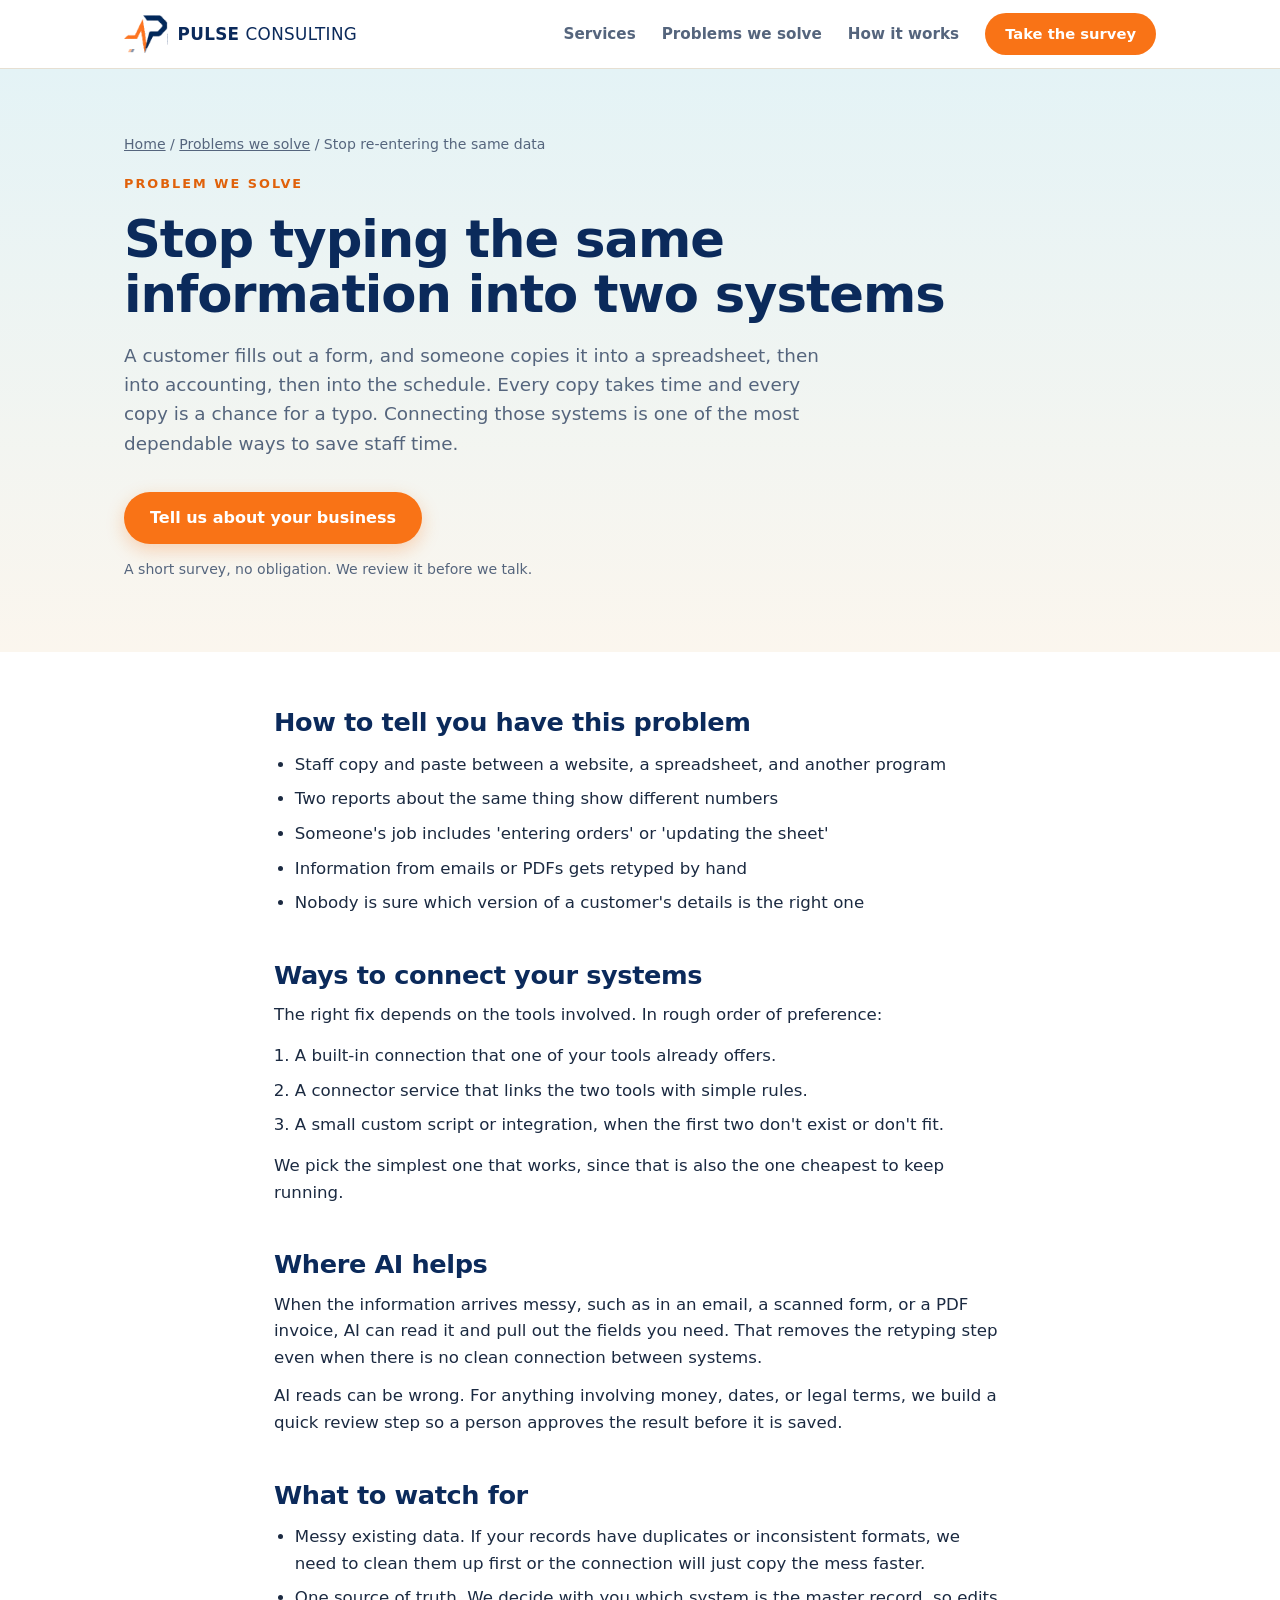
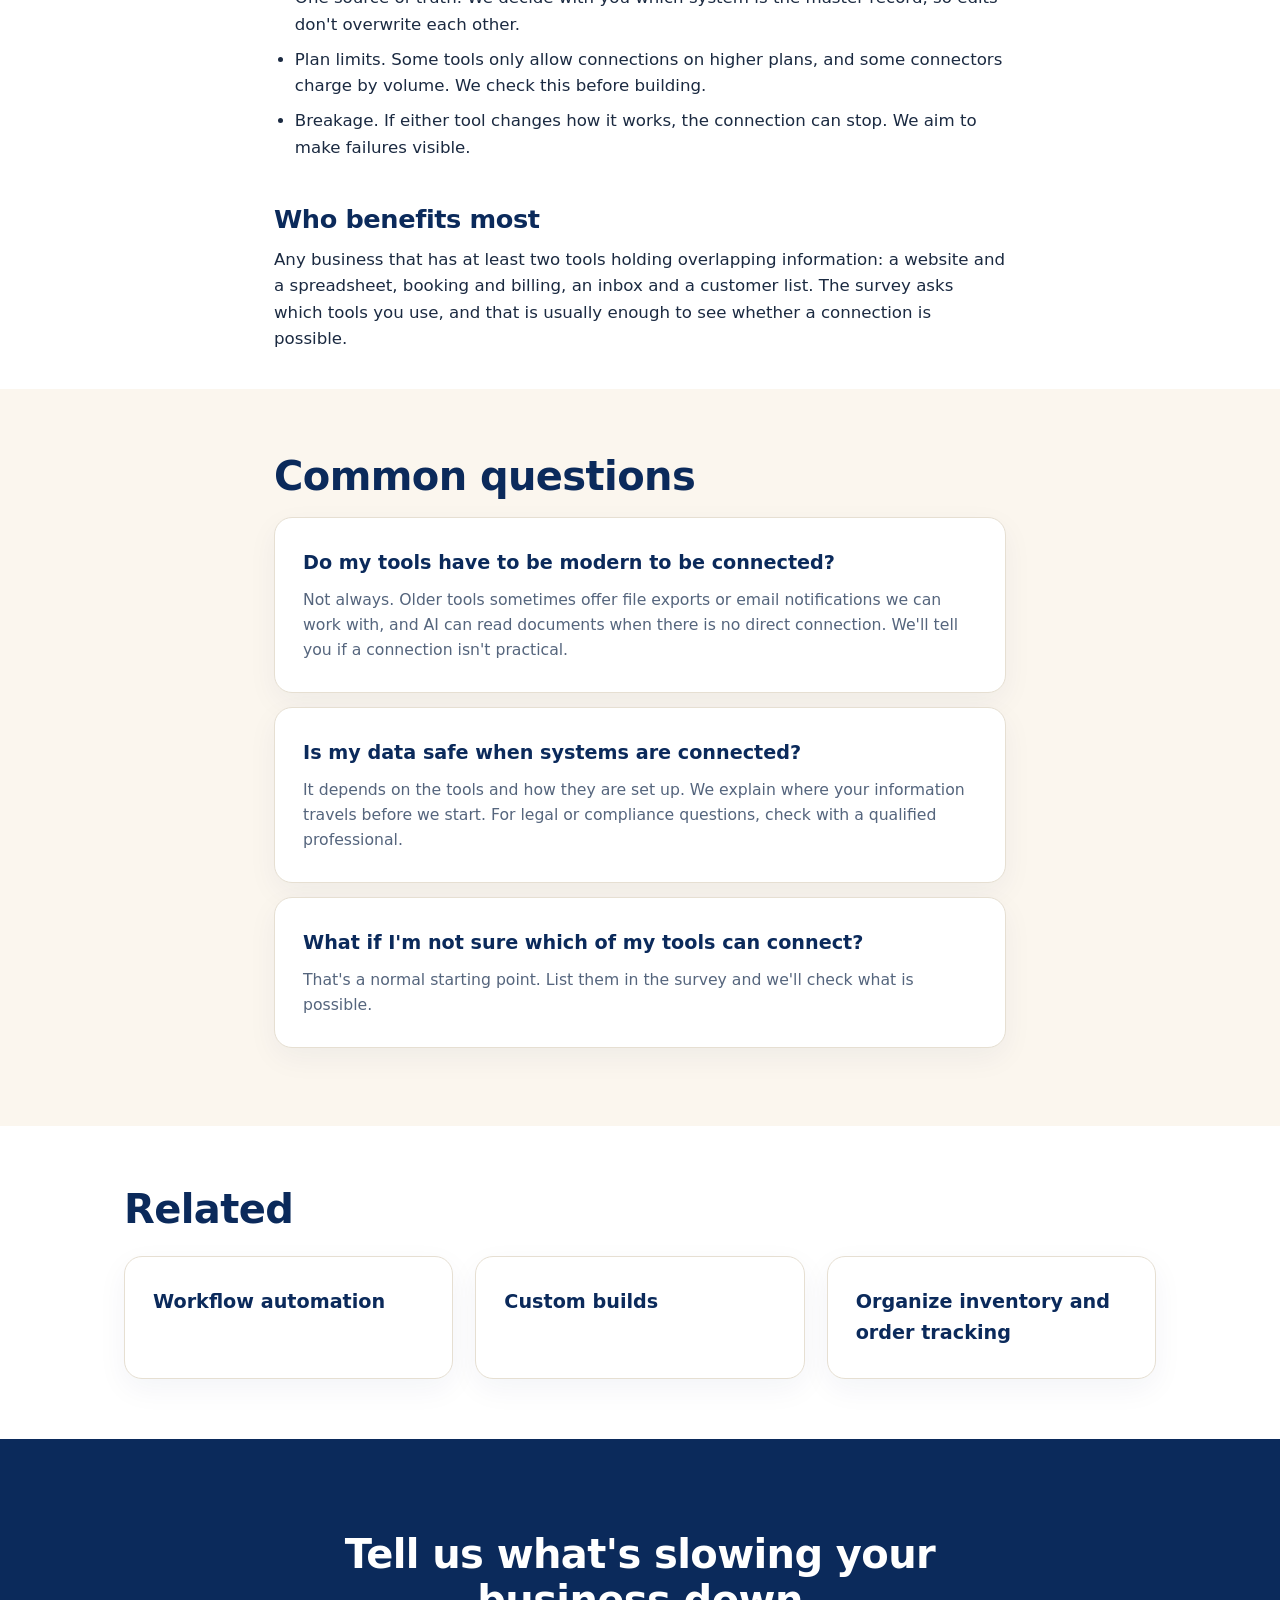
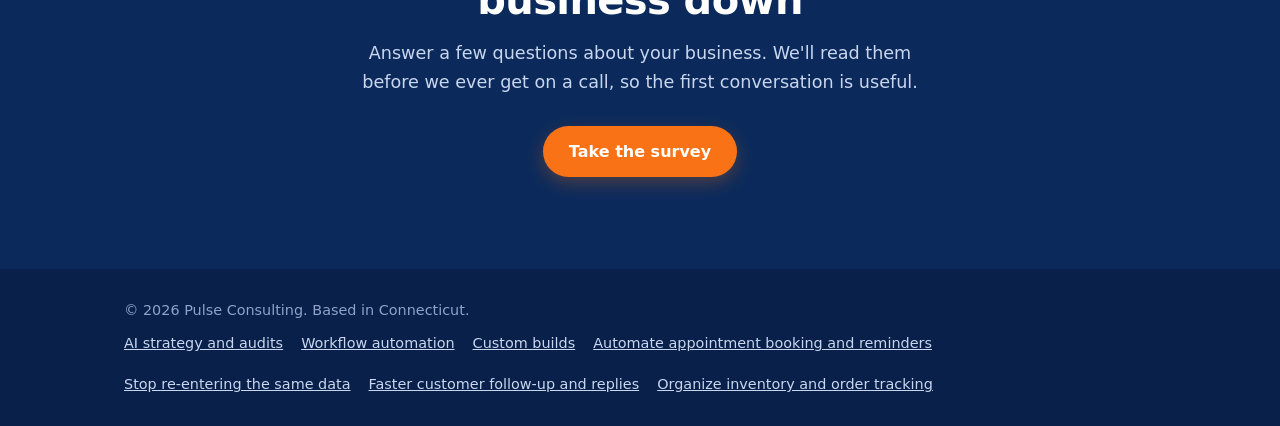
<file: solutions/stop-double-data-entry/index.html>
<!DOCTYPE html>
<html lang="en">
<head>
<meta charset="utf-8">
<meta name="viewport" content="width=device-width, initial-scale=1">
<title>Stop Re-Entering the Same Data in Two Systems | Pulse Consulting</title>
<meta name="description" content="Typing the same information into multiple systems wastes time and causes errors. Learn how small businesses can connect their tools. Pulse Consulting, Connecticut.">
<link rel="icon" href="/favicon.png" type="image/png">
<link rel="canonical" href="https://pulseconsultingct.com/solutions/stop-double-data-entry/">
<meta name="robots" content="index, follow, max-image-preview:large">
<meta name="theme-color" content="#0B2A5B">
<meta property="og:type" content="website">
<meta property="og:site_name" content="Pulse Consulting">
<meta property="og:title" content="Stop Re-Entering the Same Data in Two Systems | Pulse Consulting">
<meta property="og:description" content="Typing the same information into multiple systems wastes time and causes errors. Learn how small businesses can connect their tools. Pulse Consulting, Connecticut.">
<meta property="og:url" content="https://pulseconsultingct.com/solutions/stop-double-data-entry/">
<meta name="twitter:card" content="summary">
<script type="application/ld+json">
{"@context": "https://schema.org", "@graph": [{"@type": "WebPage", "@id": "https://pulseconsultingct.com/solutions/stop-double-data-entry/", "url": "https://pulseconsultingct.com/solutions/stop-double-data-entry/", "name": "Stop Re-Entering the Same Data in Two Systems", "description": "Typing the same information into multiple systems wastes time and causes errors. Learn how small businesses can connect their tools. Pulse Consulting, Connecticut.", "isPartOf": {"@id": "https://pulseconsultingct.com/#website"}, "about": {"@id": "https://pulseconsultingct.com/#business"}}, {"@type": "BreadcrumbList", "itemListElement": [{"@type": "ListItem", "position": 1, "name": "Home", "item": "https://pulseconsultingct.com/"}, {"@type": "ListItem", "position": 2, "name": "Problems we solve", "item": "https://pulseconsultingct.com/#solutions"}, {"@type": "ListItem", "position": 3, "name": "Stop re-entering the same data", "item": "https://pulseconsultingct.com/solutions/stop-double-data-entry/"}]}, {"@type": "FAQPage", "mainEntity": [{"@type": "Question", "name": "Do my tools have to be modern to be connected?", "acceptedAnswer": {"@type": "Answer", "text": "Not always. Older tools sometimes offer file exports or email notifications we can work with, and AI can read documents when there is no direct connection. We'll tell you if a connection isn't practical."}}, {"@type": "Question", "name": "Is my data safe when systems are connected?", "acceptedAnswer": {"@type": "Answer", "text": "It depends on the tools and how they are set up. We explain where your information travels before we start. For legal or compliance questions, check with a qualified professional."}}, {"@type": "Question", "name": "What if I'm not sure which of my tools can connect?", "acceptedAnswer": {"@type": "Answer", "text": "That's a normal starting point. List them in the survey and we'll check what is possible."}}]}]}
</script>
<link rel="stylesheet" href="/style.css">
</head>
<body>
<header>
  <div class="wrap nav">
    <a class="brand" href="/" aria-label="Pulse Consulting home">
      <img src="/favicon.png" alt="Pulse logo mark" height="38">
      <span>PULSE <em>CONSULTING</em></span>
    </a>
    <nav class="navlinks">
      <a class="l" href="/#services">Services</a>
      <a class="l" href="/#solutions">Problems we solve</a>
      <a class="l" href="/#how">How it works</a>
      <a class="btn sm survey" href="#start">Take the survey</a>
    </nav>
  </div>
</header>
<main>
  <div class="page-hero">
    <div class="wrap">
      <div class="crumbs"><a href="/">Home</a> / <a href="/#solutions">Problems we solve</a> / Stop re-entering the same data</div>
      <div class="eyebrow">Problem we solve</div>
      <h1>Stop typing the same information into two systems</h1>
      <p class="sub">A customer fills out a form, and someone copies it into a spreadsheet, then into accounting, then into the schedule. Every copy takes time and every copy is a chance for a typo. Connecting those systems is one of the most dependable ways to save staff time.</p>
      <div class="cta-row"><a class="btn survey" href="#start">Tell us about your business</a></div>
      <p class="fine">A short survey, no obligation. We review it before we talk.</p>
    </div>
  </div>
  <article><div class="wrap">
<h2>How to tell you have this problem</h2>
<ul><li>Staff copy and paste between a website, a spreadsheet, and another program</li><li>Two reports about the same thing show different numbers</li><li>Someone&#x27;s job includes &#x27;entering orders&#x27; or &#x27;updating the sheet&#x27;</li><li>Information from emails or PDFs gets retyped by hand</li><li>Nobody is sure which version of a customer&#x27;s details is the right one</li></ul>
<h2>Ways to connect your systems</h2>
<p>The right fix depends on the tools involved. In rough order of preference:</p>
<ol><li>A built-in connection that one of your tools already offers.</li><li>A connector service that links the two tools with simple rules.</li><li>A small custom script or integration, when the first two don&#x27;t exist or don&#x27;t fit.</li></ol>
<p>We pick the simplest one that works, since that is also the one cheapest to keep running.</p>
<h2>Where AI helps</h2>
<p>When the information arrives messy, such as in an email, a scanned form, or a PDF invoice, AI can read it and pull out the fields you need. That removes the retyping step even when there is no clean connection between systems.</p>
<p>AI reads can be wrong. For anything involving money, dates, or legal terms, we build a quick review step so a person approves the result before it is saved.</p>
<h2>What to watch for</h2>
<ul><li>Messy existing data. If your records have duplicates or inconsistent formats, we need to clean them up first or the connection will just copy the mess faster.</li><li>One source of truth. We decide with you which system is the master record, so edits don&#x27;t overwrite each other.</li><li>Plan limits. Some tools only allow connections on higher plans, and some connectors charge by volume. We check this before building.</li><li>Breakage. If either tool changes how it works, the connection can stop. We aim to make failures visible.</li></ul>
<h2>Who benefits most</h2>
<p>Any business that has at least two tools holding overlapping information: a website and a spreadsheet, booking and billing, an inbox and a customer list. The survey asks which tools you use, and that is usually enough to see whether a connection is possible.</p>
  </div></article>
  <div class="faqs"><div class="wrap">
    <h2>Common questions</h2>
    <div class="card"><h3>Do my tools have to be modern to be connected?</h3><p>Not always. Older tools sometimes offer file exports or email notifications we can work with, and AI can read documents when there is no direct connection. We&#x27;ll tell you if a connection isn&#x27;t practical.</p></div><div class="card"><h3>Is my data safe when systems are connected?</h3><p>It depends on the tools and how they are set up. We explain where your information travels before we start. For legal or compliance questions, check with a qualified professional.</p></div><div class="card"><h3>What if I&#x27;m not sure which of my tools can connect?</h3><p>That&#x27;s a normal starting point. List them in the survey and we&#x27;ll check what is possible.</p></div>
  </div></div>
  <section class="related"><div class="wrap">
    <h2>Related</h2>
    <div class="grid3"><a class="card" href="/services/workflow-automation/"><h3>Workflow automation</h3></a><a class="card" href="/services/custom-builds/"><h3>Custom builds</h3></a><a class="card" href="/solutions/inventory-and-order-tracking/"><h3>Organize inventory and order tracking</h3></a></div>
  </div></section>
  <section class="final" id="start">
    <div class="wrap">
      <h2>Tell us what's slowing your business down</h2>
      <p>Answer a few questions about your business. We'll read them before we ever get on a call, so the first conversation is useful.</p>
      <a class="btn survey" href="#start">Take the survey</a>
    </div>
  </section>
</main>
<footer>
  <div class="wrap">
    <div>&copy; 2026 Pulse Consulting. Based in Connecticut.</div>
    <div class="flinks"><a href="/services/ai-strategy-and-audits/">AI strategy and audits</a><a href="/services/workflow-automation/">Workflow automation</a><a href="/services/custom-builds/">Custom builds</a><a href="/solutions/appointment-booking-and-reminders/">Automate appointment booking and reminders</a><a href="/solutions/stop-double-data-entry/">Stop re-entering the same data</a><a href="/solutions/customer-follow-up-and-replies/">Faster customer follow-up and replies</a><a href="/solutions/inventory-and-order-tracking/">Organize inventory and order tracking</a></div>
  </div>
</footer>
<script>
  var SURVEY_URL = "https://docs.google.com/forms/d/1iOCS7TXSJ2rb69XEFrQ02sigdvyKYX_1paaMHevBhTM/viewform";
  if (SURVEY_URL) {
    document.querySelectorAll("a.survey").forEach(function (a) {
      a.href = SURVEY_URL; a.target = "_blank"; a.rel = "noopener";
    });
  }
</script>
</body>
</html>
</file>
<file: style.css>
:root{
    --navy:#0B2A5B; --navy-2:#13376f; --orange:#F97316; --orange-d:#e0610a;
    --sand:#FBF6EE; --sea:#E4F3F6; --ink:#1b2a41; --muted:#55657d; --line:#e6dfd2; --white:#fff;
  }
  *{box-sizing:border-box;margin:0;padding:0}
  html{scroll-behavior:smooth}
  body{font-family:"Avenir Next","Segoe UI",system-ui,-apple-system,Helvetica,Arial,sans-serif;color:var(--ink);background:var(--white);line-height:1.6;-webkit-font-smoothing:antialiased}
  a{color:inherit}
  .wrap{max-width:1080px;margin:0 auto;padding:0 24px}
  /* nav */
  header{position:sticky;top:0;z-index:10;background:rgba(255,255,255,.94);backdrop-filter:blur(8px);border-bottom:1px solid var(--line)}
  .nav{display:flex;align-items:center;justify-content:space-between;height:68px}
  .brand{display:flex;align-items:center;gap:10px;text-decoration:none}
  .brand img{height:38px;width:auto}
  .brand span{font-weight:800;letter-spacing:.02em;color:var(--navy);font-size:1.05rem}
  .brand span em{font-style:normal;font-weight:400}
  .navlinks{display:flex;align-items:center;gap:26px;font-size:.95rem}
  .navlinks a.l{text-decoration:none;color:var(--muted);font-weight:600}
  .navlinks a.l:hover{color:var(--navy)}
  .btn{display:inline-block;background:var(--orange);color:#fff;text-decoration:none;font-weight:700;padding:13px 26px;border-radius:999px;box-shadow:0 6px 18px rgba(249,115,22,.28);transition:transform .15s,background .15s}
  .btn:hover{background:var(--orange-d);transform:translateY(-1px)}
  .btn.sm{padding:9px 20px;font-size:.92rem;box-shadow:none}
  .btn.ghost{background:transparent;color:var(--navy);box-shadow:none;border:2px solid var(--navy)}
  .btn.ghost:hover{background:var(--navy);color:#fff}
  /* hero */
  .hero{background:linear-gradient(180deg,var(--sea) 0%,var(--sand) 100%);padding:92px 0 110px;position:relative;overflow:hidden}
  .hero .wrap{position:relative;z-index:1}
  .eyebrow{font-size:.8rem;font-weight:800;letter-spacing:.16em;text-transform:uppercase;color:var(--orange-d);margin-bottom:18px}
  h1{font-size:clamp(2.3rem,5.4vw,3.9rem);line-height:1.08;color:var(--navy);font-weight:800;max-width:15em;letter-spacing:-.02em}
  .hero p.sub{font-size:1.2rem;color:var(--muted);max-width:34em;margin-top:22px}
  .cta-row{display:flex;flex-wrap:wrap;gap:14px;align-items:center;margin-top:34px}
  .fine{font-size:.88rem;color:var(--muted);margin-top:14px}
  .wave{position:absolute;left:0;right:0;bottom:-1px;height:70px;z-index:0}
  /* sections */
  section{padding:84px 0}
  h2{font-size:clamp(1.8rem,3.4vw,2.5rem);color:var(--navy);line-height:1.15;letter-spacing:-.015em;font-weight:800}
  .lead{color:var(--muted);font-size:1.1rem;max-width:36em;margin-top:14px}
  .grid3{display:grid;grid-template-columns:repeat(3,1fr);gap:22px;margin-top:44px}
  .card{background:var(--white);border:1px solid var(--line);border-radius:18px;padding:30px 28px;box-shadow:0 10px 30px rgba(11,42,91,.05)}
  .card .ic{width:46px;height:46px;border-radius:12px;background:var(--sea);display:flex;align-items:center;justify-content:center;margin-bottom:18px}
  .card .ic svg{width:24px;height:24px;stroke:var(--navy);fill:none;stroke-width:2;stroke-linecap:round;stroke-linejoin:round}
  .card h3{color:var(--navy);font-size:1.2rem;margin-bottom:8px}
  .card p{color:var(--muted);font-size:.98rem}
  .alt{background:var(--sand)}
  .steps{display:grid;grid-template-columns:repeat(3,1fr);gap:22px;margin-top:44px;counter-reset:s}
  .step{position:relative;padding:28px 26px 28px 26px;background:var(--white);border-radius:18px;border:1px solid var(--line)}
  .step::before{counter-increment:s;content:counter(s);display:flex;align-items:center;justify-content:center;width:38px;height:38px;border-radius:50%;background:var(--navy);color:#fff;font-weight:800;margin-bottom:16px}
  .step h3{color:var(--navy);margin-bottom:6px;font-size:1.15rem}
  .step p{color:var(--muted);font-size:.97rem}
  .split{display:grid;grid-template-columns:1.1fr .9fr;gap:56px;align-items:center}
  .checks{list-style:none;margin-top:22px}
  .checks li{display:flex;gap:12px;margin:14px 0;color:var(--ink)}
  .checks li::before{content:"";flex:0 0 22px;height:22px;margin-top:3px;border-radius:50%;background:var(--orange) url("data:image/svg+xml,%3Csvg xmlns='http://www.w3.org/2000/svg' viewBox='0 0 24 24' fill='none' stroke='white' stroke-width='3.4' stroke-linecap='round' stroke-linejoin='round'%3E%3Cpath d='M6 12.5l4 4 8-9'/%3E%3C/svg%3E") center/70% no-repeat}
  .panel{background:var(--navy);color:#fff;border-radius:22px;padding:38px 34px}
  .panel h3{font-size:1.35rem;margin-bottom:10px}
  .panel p{color:#c9d6ee;font-size:1rem}
  .panel .btn{margin-top:22px}
  /* final cta */
  .final{background:var(--navy);color:#fff;text-align:center;padding:92px 0}
  .final h2{color:#fff;max-width:18em;margin:0 auto}
  .final p{color:#c9d6ee;max-width:32em;margin:16px auto 0;font-size:1.1rem}
  .final .btn{margin-top:30px}
  footer{background:#08204a;color:#8ea3c9;padding:30px 0;font-size:.9rem}
  footer .wrap{display:flex;justify-content:space-between;flex-wrap:wrap;gap:10px}
  footer a{color:#c9d6ee}
  .flinks{display:flex;gap:18px;flex-wrap:wrap}
  @media (max-width:820px){
    .grid3,.steps,.split{grid-template-columns:1fr !important}
    .navlinks a.l{display:none}
    section{padding:64px 0}
    .hero{padding:64px 0 90px}
  }

  .page-hero{background:linear-gradient(180deg,var(--sea) 0%,var(--sand) 100%);padding:64px 0 72px}
  .crumbs{font-size:.88rem;color:var(--muted);margin-bottom:18px}
  .crumbs a{color:var(--muted)}
  .page-hero h1{font-size:clamp(2rem,4.4vw,3.2rem);max-width:18em}
  .page-hero p.sub{font-size:1.15rem;color:var(--muted);max-width:38em;margin-top:18px}
  article{padding:56px 0 24px}
  article .wrap{max-width:780px}
  article h2{font-size:1.6rem;margin:44px 0 12px}
  article h2:first-child{margin-top:0}
  article p{margin:12px 0;color:var(--ink);font-size:1.04rem}
  article ul,article ol{margin:14px 0 14px 1.3em}
  article li{margin:8px 0;font-size:1.04rem}
  .faqs{background:var(--sand);padding:64px 0}
  .faqs .wrap{max-width:780px}
  .faqs h2{margin-bottom:18px}
  .faqs .card{margin:14px 0}
  .related{padding:60px 0}
  .related .grid3{margin-top:24px}
  .related a.card{text-decoration:none;display:block}
  .related a.card h3{margin:0}
  .related a.card:hover{border-color:var(--navy)}
  footer a{color:#c9d6ee}
  .flinks{display:flex;gap:18px;flex-wrap:wrap}
</file>
